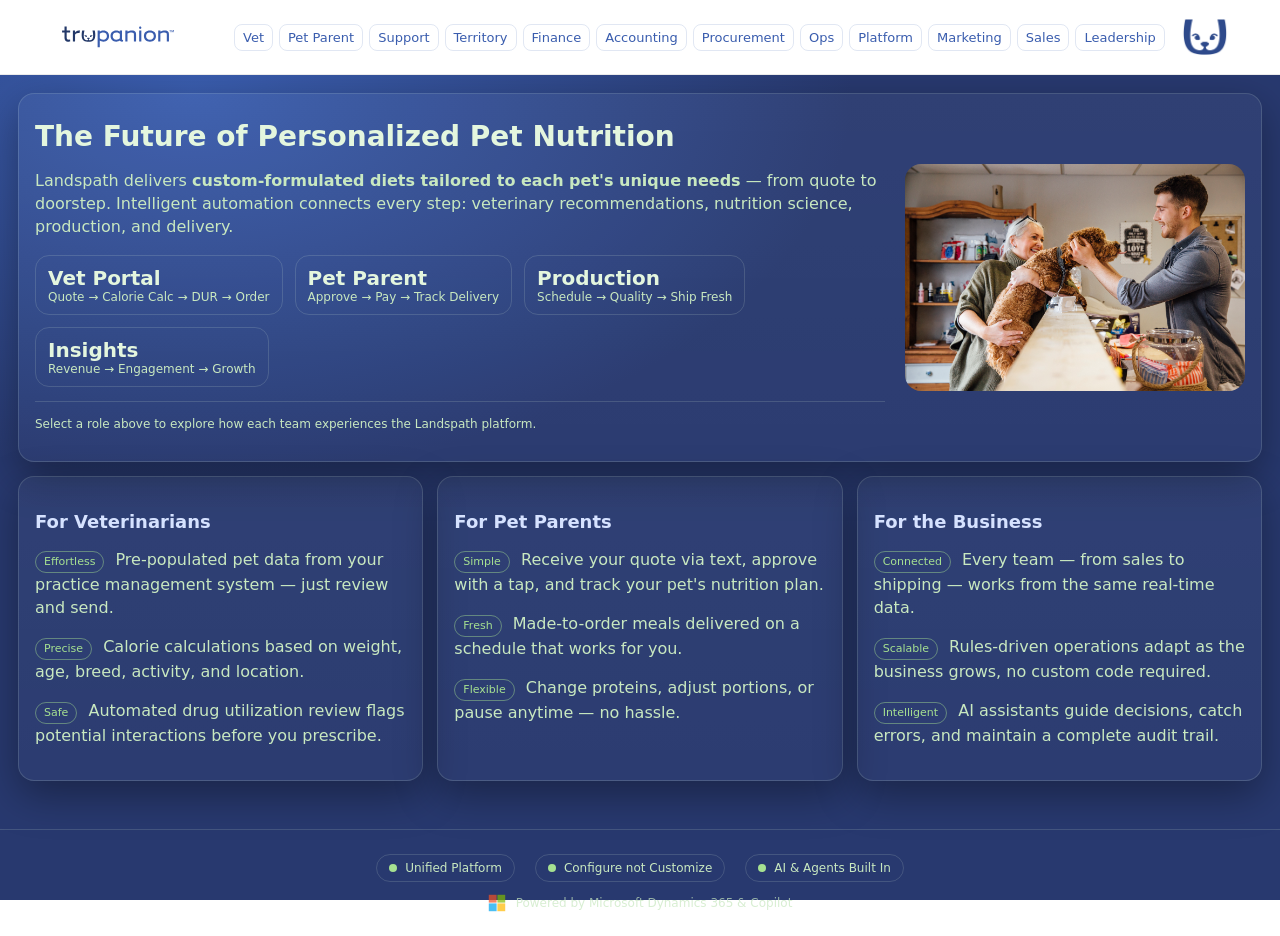
<file: index.html>
<!doctype html>
<html>
<head>
  <meta charset="utf-8"/>
  <meta name="viewport" content="width=device-width,initial-scale=1"/>
  <title>Trupanion Landspath — Personalized Pet Nutrition</title>
  <style>
:root{
  --bg:#28396F; --card:#1e2f5a; --ink:#E4F6DE; --muted:#c8e8c0;
  --accent:#A6E191; --accent2:#E4F6DE; --warn:#ffd166; --bad:#ff5c77;
  --brand:#3A5DAE; --brand-dark:#28396F;
  --line:rgba(228,246,222,.15);
  --shadow: 0 14px 40px rgba(0,0,0,.35);
  --radius:16px;
  --mono: ui-monospace, SFMono-Regular, Menlo, Consolas, 'Liberation Mono', monospace;
  --sans: ui-sans-serif, system-ui, -apple-system, Segoe UI, Roboto, Arial, 'Apple Color Emoji','Segoe UI Emoji';
}
*{box-sizing:border-box}
body{margin:0; font-family:var(--sans); color:var(--ink); background:radial-gradient(1200px 700px at 15% 10%, var(--brand) 0, var(--bg) 55%) fixed;}
a{color:var(--accent); text-decoration:none}
a:hover{text-decoration:underline}
header{position:sticky; top:0; z-index:10; background:#ffffff; border-bottom:1px solid rgba(0,0,0,.08); color:#28396F;}
header .small{color:#3A5DAE}
.wrap{max-width:1400px; margin:0 auto; padding:18px 18px}
.header-inner{display:flex; align-items:center; gap:16px; flex-wrap:nowrap}
.brand{display:flex; gap:14px; align-items:center; flex-shrink:0}
h1{margin:10px 0 6px; font-size:28px}
h2{margin:18px 0 10px; font-size:18px; color:#d6e2ff}
p{color:var(--muted); line-height:1.45}
.grid{display:grid; gap:14px}
@media(min-width:900px){ .grid.cols-3{grid-template-columns:1fr 1fr 1fr} .grid.cols-2{grid-template-columns:1fr 1fr} }
.card{background:linear-gradient(180deg, rgba(255,255,255,.04), rgba(255,255,255,.02)); border:1px solid var(--line); border-radius:var(--radius); box-shadow:var(--shadow); padding:16px;}
.row{display:flex; gap:12px; flex-wrap:wrap; align-items:center}
.kpi{padding:10px 12px; border:1px solid var(--line); border-radius:14px; min-width:160px}
.kpi .n{font-size:20px; font-weight:700}
.kpi .l{font-size:12px; color:var(--muted)}
.nav{display:flex; gap:6px; flex-wrap:nowrap; margin:0; align-items:center}
.nav a{padding:5px 8px; border:1px solid rgba(58,93,174,.15); border-radius:8px; color:#3A5DAE; font-size:13px; white-space:nowrap}
.nav a:hover{border-color:rgba(58,93,174,.4); text-decoration:none}
.hero-split{display:grid; gap:20px}
@media(min-width:900px){ .hero-split{grid-template-columns:1fr 340px} }
.hero-img{width:100%; border-radius:var(--radius); object-fit:cover; max-height:320px}
.ms-footer{display:flex; align-items:center; justify-content:center; gap:10px; padding:30px 18px 20px; color:var(--muted); font-size:12px}
hr{border:none; border-top:1px solid var(--line); margin:14px 0}
.small{font-size:12px; color:var(--muted)}
.tag{display:inline-block; font-size:11px; color:#A6E191; border:1px solid rgba(166,225,145,.45); padding:2px 8px; border-radius:999px; margin-right:6px}
  </style>
</head>
<body>
<header>
  <div class="wrap">
    <div class="header-inner">
      <div class="brand">
        <svg width="200" height="38" viewBox="0 0 720 212" xmlns="http://www.w3.org/2000/svg" xml:space="preserve" overflow="hidden"><g><path d="M442.32 6.38671C442.32 9.91919 439.462 12.779 435.938 12.779 432.413 12.779 429.55 9.91919 429.55 6.38671 429.55 2.86096 432.413 0 435.938 0 439.462 0 442.32 2.86096 442.32 6.38671ZM210.404 40.2706C214.138 35.9354 220.871 32.3413 229.681 32.3413 244.169 32.3413 250.15 41.1708 250.15 52.8288 250.15 64.3467 244.169 73.3151 229.681 73.3151 220.871 73.3151 213.541 69.4251 210.404 65.3903L210.404 40.2706ZM210.404 78.1074C214.594 80.7967 222.963 84.2328 230.428 84.2328 250.602 84.2328 262.255 71.5277 262.255 52.8284 262.255 34.1459 250.602 21.4262 230.428 21.4262 222.963 21.4262 215.78 23.9767 210.404 27.5641L210.404 21.489 198.303 21.498 198.303 115.629 210.404 115.629 210.404 78.1074ZM322.301 65.4289C318.566 69.764 311.844 73.3492 303.043 73.3492 288.549 73.3492 282.583 64.5276 282.583 52.8808 282.583 41.3731 288.549 32.4135 303.043 32.4135 311.844 32.4135 319.163 36.2947 322.301 40.3293L322.301 65.4289ZM334.391 69.6155 334.391 21.5138 322.154 21.5138C322.132 21.5003 322.154 23.3326 322.174 24.984L322.174 24.9851 322.174 24.9856 322.174 24.9858 322.174 24.9873C322.191 26.3425 322.207 27.5749 322.194 27.5643 317.977 24.8715 309.677 21.5027 302.287 21.5027 282.13 21.5027 270.481 34.1931 270.481 52.8802 270.481 71.556 282.13 84.2521 302.287 84.2521 309.46 84.2521 317.365 81.714 322.595 77.8217 323.787 81.714 328.121 84.2521 334.094 84.2521 336.151 84.2521 338.207 84.0066 340.215 83.5446L340.215 75.1446C336.481 75.1446 334.391 74.0907 334.391 69.6155ZM387.763 32.8537C380.001 32.8537 369.695 36.1407 364.925 38.8279L364.925 82.7613 352.824 82.7613 352.824 21.4984 364.925 21.4984 364.925 27.3291C371.186 24.4939 382.235 21.5029 388.805 21.5029 409.862 21.5029 412.848 32.7057 412.848 43.6159L412.848 82.7613 400.749 82.7613 400.749 44.6597C400.749 37.3368 398.964 32.8537 387.763 32.8537ZM468.732 52.8808C468.732 41.3731 474.696 32.4135 490.218 32.4135 505.745 32.4135 511.719 41.3731 511.719 52.8808 511.719 64.3896 505.745 73.3492 490.218 73.3492 474.696 73.3492 468.732 64.3896 468.732 52.8808ZM456.626 52.8802C456.626 71.5572 468.276 84.2521 490.218 84.2521 512.174 84.2521 523.806 71.5572 523.806 52.8802 523.806 34.1931 512.174 21.5027 490.218 21.5027 468.276 21.5027 456.626 34.1931 456.626 52.8802ZM571.252 32.8537C563.496 32.8537 553.188 36.1407 548.404 38.8279L548.404 82.7613 536.325 82.7613 536.325 21.4984 548.404 21.4984 548.404 27.3291C554.693 24.4939 565.736 21.5029 572.301 21.5029 593.351 21.5029 596.348 32.7057 596.348 43.6159L596.348 82.7613 584.25 82.7613 584.25 44.6597C584.25 37.3368 582.455 32.8537 571.252 32.8537ZM442.181 82.761 430.088 82.761 430.088 21.5027 442.181 21.5027 442.181 82.761ZM617.238 27.344 614.033 18.3833 610.455 18.3833 610.455 30.8933 612.768 30.8933 612.768 20.8014 616.253 30.8933 618.259 30.8933 621.701 20.8014 621.701 30.8933 624.001 30.8933 624.001 18.3833 620.415 18.3833 617.238 27.344ZM597.678 18.3833 597.678 20.4797 601.763 20.4797 601.763 30.8933 604.247 30.8933 604.247 20.4797 608.34 20.4797 608.34 18.3833 597.678 18.3833Z" fill="#3A5DAE" fill-rule="evenodd" transform="translate(48 48)"/><path d="M25.705 32.4137 25.705 59.2778C25.705 68.6914 27.6455 73.1813 39.1507 73.1813 40.5916 73.1813 42.7125 72.9458 45.0182 72.568L45.0182 83.3953C42.271 83.9244 39.7098 84.2439 37.6573 84.2439 17.0355 84.2439 13.5992 74.5187 13.5992 59.2778L13.5992 32.4137 0 32.4137 0 21.499 13.5992 21.499 13.5992 0.00594443 25.705 0.00146016 25.705 21.499 45.0126 21.499 45.0126 32.4137 25.705 32.4137ZM124.458 51.631C125.393 52.6332 127.14 50.8933 127.14 50.8933 128.524 49.5761 130.21 49.4797 130.21 49.4797 131.518 49.3743 132.537 49.6523 133.368 50.1276 133.344 50.1276 133.321 50.1262 133.298 50.1247 133.286 50.124 133.274 50.1233 133.262 50.1228 133.251 50.1224 133.241 50.1221 133.23 50.1221 130.953 50.1221 129.098 51.9617 129.098 54.2419 129.098 56.4325 131.422 58.2341 133.63 58.3787L133.63 58.4011C133.686 58.4078 133.738 58.4056 133.791 58.4033 133.805 58.4028 133.818 58.4022 133.832 58.4018 133.845 58.4014 133.859 58.4011 133.872 58.4011 133.883 58.4011 133.906 58.4112 133.913 58.4112 133.936 58.4112 133.956 58.4087 133.976 58.4061 133.995 58.4036 134.014 58.4011 134.037 58.4011 136.468 58.4157 137.443 57.9359 137.825 57.5962 137.937 57.5054 138.019 57.4236 138.019 57.4236 138.034 57.403 138.038 57.3826 138.042 57.3611L138.043 57.3538 138.045 57.3452 138.047 57.3372C138.066 57.3035 138.071 57.2789 138.071 57.2789L138.066 57.2789C139.24 53.5043 136.274 49.7577 136.274 49.7577 133.908 46.5661 130.497 46.8407 130.497 46.8407 128.639 46.9281 127.102 47.381 125.703 48.584 123.627 50.3866 124.458 51.631 124.458 51.631ZM156.2 57.3369 156.172 57.2786 156.186 57.2786C155.004 53.5029 157.978 49.7574 157.978 49.7574 160.343 46.5646 163.751 46.8393 163.751 46.8393 165.611 46.9267 167.151 47.3807 168.551 48.5837 170.623 50.3852 169.791 51.6307 169.791 51.6307 168.859 52.6318 167.113 50.8931 167.113 50.8931 165.731 49.5747 164.054 49.4794 164.054 49.4794 162.731 49.374 161.704 49.6509 160.881 50.1273 160.894 50.1273 160.908 50.1266 160.922 50.1257 160.931 50.1252 160.94 50.1245 160.948 50.1239L160.948 50.1239C160.971 50.1223 160.994 50.1207 161.014 50.1207 163.299 50.1207 165.143 51.9603 165.143 54.2406 165.143 56.4254 162.823 58.2327 160.62 58.3773 160.62 58.3863 160.632 58.4008 160.632 58.4008 160.562 58.4068 160.511 58.4048 160.457 58.4028 160.43 58.4018 160.402 58.4008 160.372 58.4008 160.37 58.4008 160.366 58.4018 160.361 58.4032L160.355 58.4053 160.346 58.4082C160.343 58.4091 160.34 58.4098 160.338 58.4098 160.33 58.4098 160.321 58.4094 160.312 58.4089 160.298 58.4079 160.284 58.4065 160.27 58.405 160.25 58.4028 160.231 58.4008 160.214 58.4008 157.782 58.4143 156.809 57.9344 156.427 57.5959 156.304 57.504 156.233 57.4222 156.233 57.4222 156.229 57.412 156.225 57.4015 156.222 57.391 156.216 57.3733 156.211 57.3551 156.2 57.3369ZM182.415 21.5916 169.722 21.5916C169.722 21.5916 183.698 74.9353 157.061 76.5687 148.55 77.081 148.771 70.5945 148.771 70.5945 148.771 70.5945 158.791 65.5542 152.217 62.4926 152.217 62.4926 149.76 61.5823 147.137 61.5823 144.501 61.5823 141.932 62.4926 141.932 62.4926 135.304 65.4634 145.38 70.5945 145.38 70.5945 145.38 70.5945 145.599 77.081 137.091 76.5687 110.446 74.9353 125.049 21.5916 125.049 21.5916L112.156 21.5916C112.156 21.5933 112.152 21.6079 112.146 21.6355L112.146 21.6355C111.752 23.3085 100.242 72.179 126.496 81.4756 131.22 83.1482 136.276 83.9274 140.457 84.2951 145.706 84.5159 151.359 84.424 156.315 84.0787 160.002 83.6404 164.17 82.8612 168.095 81.4756 194.478 72.131 182.704 22.8038 182.42 21.6134L182.415 21.5916ZM72.4155 21.274 72.4155 32.3524C78.3669 25.1182 92.7325 20.7561 98.8431 20.7561L98.8431 33.9039C94.3795 33.9039 87.3849 35.1159 81.4009 37.1135 80.7545 37.3591 72.6238 40.4577 72.4155 45.508L72.4155 82.7622 60.3209 82.7622 60.3209 21.2931 72.4155 21.274Z" fill="#233868" fill-rule="evenodd" transform="translate(48 48)"/></g></svg>
      </div>
      <div class="nav">
        <a href="app/vet.html">Vet</a>
        <a href="app/customer.html">Pet Parent</a>
        <a href="app/csr.html">Support</a>
        <a href="app/territory.html">Territory</a>
        <a href="app/finance.html">Finance</a>
        <a href="app/accounting.html">Accounting</a>
        <a href="app/procurement.html">Procurement</a>
        <a href="app/operations.html">Ops</a>
        <a href="app/erpdev.html">Platform</a>
        <a href="app/marketing.html">Marketing</a>
        <a href="app/sales.html">Sales</a>
        <a href="app/leadership.html">Leadership</a>
      </div>
      <img src="app/assets/logos/trup-dog-blue.png" alt="Trupanion" style="height:36px; flex-shrink:0"/>
    </div>
  </div>
</header>

<div class="wrap">
  <div class="card hero-split">
    <div>
      <h1>The Future of Personalized Pet Nutrition</h1>
      <p>
        Landspath delivers <b>custom-formulated diets tailored to each pet's unique needs</b> — from quote to doorstep.
        Intelligent automation connects every step: veterinary recommendations, nutrition science, production, and delivery.
      </p>
      <div class="row">
        <div class="kpi"><div class="n">Vet Portal</div><div class="l">Quote → Calorie Calc → DUR → Order</div></div>
        <div class="kpi"><div class="n">Pet Parent</div><div class="l">Approve → Pay → Track Delivery</div></div>
        <div class="kpi"><div class="n">Production</div><div class="l">Schedule → Quality → Ship Fresh</div></div>
        <div class="kpi"><div class="n">Insights</div><div class="l">Revenue → Engagement → Growth</div></div>
      </div>
      <hr/>
      <p class="small">
        Select a role above to explore how each team experiences the Landspath platform.
      </p>
    </div>
    <div style="display:flex;align-items:center">
      <img class="hero-img" src="Images/istock-639321736.jpg" alt="Happy pet"/>
    </div>
  </div>

  <div class="grid cols-3" style="margin-top:14px">
    <div class="card">
      <h2>For Veterinarians</h2>
      <p><span class="tag">Effortless</span> Pre-populated pet data from your practice management system — just review and send.</p>
      <p><span class="tag">Precise</span> Calorie calculations based on weight, age, breed, activity, and location.</p>
      <p><span class="tag">Safe</span> Automated drug utilization review flags potential interactions before you prescribe.</p>
    </div>
    <div class="card">
      <h2>For Pet Parents</h2>
      <p><span class="tag">Simple</span> Receive your quote via text, approve with a tap, and track your pet's nutrition plan.</p>
      <p><span class="tag">Fresh</span> Made-to-order meals delivered on a schedule that works for you.</p>
      <p><span class="tag">Flexible</span> Change proteins, adjust portions, or pause anytime — no hassle.</p>
    </div>
    <div class="card">
      <h2>For the Business</h2>
      <p><span class="tag">Connected</span> Every team — from sales to shipping — works from the same real-time data.</p>
      <p><span class="tag">Scalable</span> Rules-driven operations adapt as the business grows, no custom code required.</p>
      <p><span class="tag">Intelligent</span> AI assistants guide decisions, catch errors, and maintain a complete audit trail.</p>
    </div>
  </div>


</div>
<footer style="margin-top:30px; padding:24px 18px; border-top:1px solid rgba(228,246,222,.15)">
  <div style="display:flex; align-items:center; justify-content:center; gap:20px; flex-wrap:wrap; margin-bottom:12px">
    <span style="display:inline-flex; align-items:center; gap:8px; padding:6px 12px; border:1px solid rgba(228,246,222,.15); border-radius:999px; font-size:12px; color:#c8e8c0"><span style="width:8px;height:8px;border-radius:999px;background:#A6E191"></span>Unified Platform</span>
    <span style="display:inline-flex; align-items:center; gap:8px; padding:6px 12px; border:1px solid rgba(228,246,222,.15); border-radius:999px; font-size:12px; color:#c8e8c0"><span style="width:8px;height:8px;border-radius:999px;background:#A6E191"></span>Configure not Customize</span>
    <span style="display:inline-flex; align-items:center; gap:8px; padding:6px 12px; border:1px solid rgba(228,246,222,.15); border-radius:999px; font-size:12px; color:#c8e8c0"><span style="width:8px;height:8px;border-radius:999px;background:#A6E191"></span>AI &amp; Agents Built In</span>
  </div>
  <div style="display:flex; align-items:center; justify-content:center; gap:10px; opacity:.7">
    <svg xmlns="http://www.w3.org/2000/svg" width="18" height="18" viewBox="0 0 23 23"><path fill="#f25022" d="M1 1h10v10H1z"/><path fill="#00a4ef" d="M1 12h10v10H1z"/><path fill="#7fba00" d="M12 1h10v10H12z"/><path fill="#ffb900" d="M12 12h10v10H12z"/></svg>
    <span style="color:#c8e8c0; font-size:12px">Powered by Microsoft Dynamics 365 &amp; Copilot</span>
  </div>
</footer>
</body>
</html>
</file>
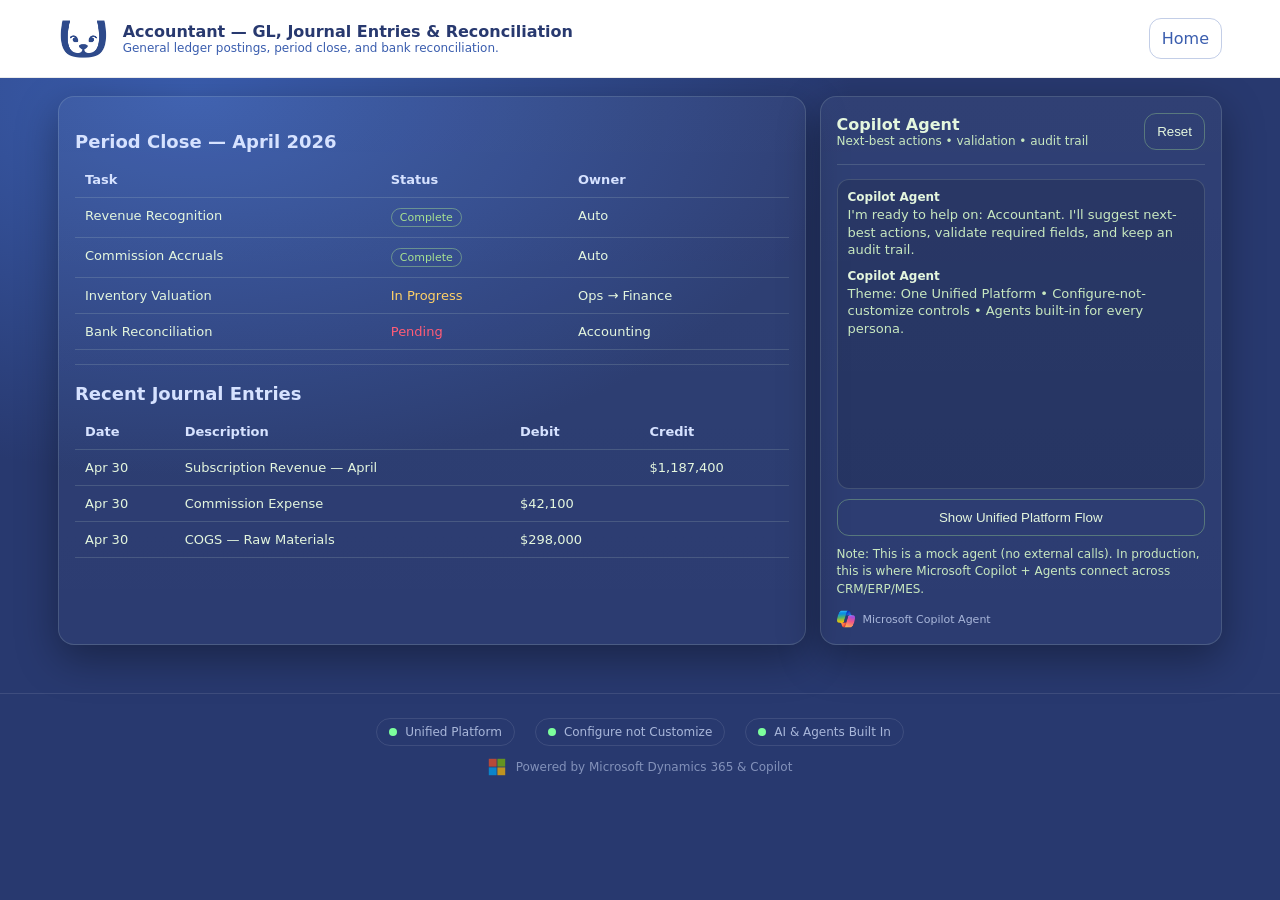
<file: app/accounting.html>
<!doctype html>
<html>
<head>
  <meta charset="utf-8"/>
  <meta name="viewport" content="width=device-width,initial-scale=1"/>
  <title>Accountant — GL, Journal Entries & Reconciliation</title>
  <link rel="stylesheet" href="assets/style.css"/>
</head>
<body>
<header>
  <div class="wrap">
    <div class="row" style="justify-content:space-between">
      <div class="brand">
        <img src="assets/logos/trup-dog-blue.png" alt="Trupanion" style="height:38px"/>
        <div>
          <div style="font-weight:800">Accountant — GL, Journal Entries & Reconciliation</div>
          <div class="small">General ledger postings, period close, and bank reconciliation.</div>
        </div>
      </div>
      <div class="row">
        <a class="btn secondary" href="../index.html">Home</a>
      </div>
    </div>
  </div>
</header>

<div class="wrap split">
  <div class="card">
    <h2>Period Close — April 2026</h2>
    <table class="table">
      <tr><th>Task</th><th>Status</th><th>Owner</th></tr>
      <tr><td>Revenue Recognition</td><td><span class="tag">Complete</span></td><td>Auto</td></tr>
      <tr><td>Commission Accruals</td><td><span class="tag">Complete</span></td><td>Auto</td></tr>
      <tr><td>Inventory Valuation</td><td><span class="warn">In Progress</span></td><td>Ops → Finance</td></tr>
      <tr><td>Bank Reconciliation</td><td><span class="bad">Pending</span></td><td>Accounting</td></tr>
    </table>
    <hr/>
    <h2>Recent Journal Entries</h2>
    <table class="table">
      <tr><th>Date</th><th>Description</th><th>Debit</th><th>Credit</th></tr>
      <tr><td>Apr 30</td><td>Subscription Revenue — April</td><td></td><td>$1,187,400</td></tr>
      <tr><td>Apr 30</td><td>Commission Expense</td><td>$42,100</td><td></td></tr>
      <tr><td>Apr 30</td><td>COGS — Raw Materials</td><td>$298,000</td><td></td></tr>
    </table>
  </div>

  <div class="card agent">
    <div class="head">
      <div>
        <div style="font-weight:800">Copilot Agent</div>
        <div class="small">Next-best actions • validation • audit trail</div>
      </div>
      <button class="btn secondary" onclick="document.getElementById('agentLog').innerHTML=''; Agent.seedAgent('Accountant');">Reset</button>
    </div>
    <hr/>
    <div id="agentLog" class="log"></div>
    <div class="actions">
      <button class="btn secondary" onclick="Agent.act('arch_unified')">Show Unified Platform Flow</button>
    </div>
    <p class="small" style="margin-top:10px">
      Note: This is a mock agent (no external calls). In production, this is where Microsoft Copilot + Agents connect across CRM/ERP/MES.
    </p>
      <div style="display:flex; align-items:center; gap:8px; margin-top:8px">
        <img src="assets/logos/microsoft-copilot.png" alt="Copilot" style="height:18px"/>
        <span style="font-size:11px; color:#a9b7da">Microsoft Copilot Agent</span>
      </div>
    
  </div>
</div>

<script src="assets/agent.js"></script>
<script>Agent.seedAgent('Accountant');</script>


<footer style="margin-top:30px; padding:24px 18px; border-top:1px solid rgba(255,255,255,.1)">
  <div style="display:flex; align-items:center; justify-content:center; gap:20px; flex-wrap:wrap; margin-bottom:12px">
    <span style="display:inline-flex; align-items:center; gap:8px; padding:6px 12px; border:1px solid rgba(255,255,255,.1); border-radius:999px; font-size:12px; color:#a9b7da"><span style="width:8px;height:8px;border-radius:999px;background:#7cff9c"></span>Unified Platform</span>
    <span style="display:inline-flex; align-items:center; gap:8px; padding:6px 12px; border:1px solid rgba(255,255,255,.1); border-radius:999px; font-size:12px; color:#a9b7da"><span style="width:8px;height:8px;border-radius:999px;background:#7cff9c"></span>Configure not Customize</span>
    <span style="display:inline-flex; align-items:center; gap:8px; padding:6px 12px; border:1px solid rgba(255,255,255,.1); border-radius:999px; font-size:12px; color:#a9b7da"><span style="width:8px;height:8px;border-radius:999px;background:#7cff9c"></span>AI &amp; Agents Built In</span>
  </div>
  <div style="display:flex; align-items:center; justify-content:center; gap:10px; opacity:.7">
    <svg xmlns="http://www.w3.org/2000/svg" width="18" height="18" viewBox="0 0 23 23"><path fill="#f25022" d="M1 1h10v10H1z"/><path fill="#00a4ef" d="M1 12h10v10H1z"/><path fill="#7fba00" d="M12 1h10v10H12z"/><path fill="#ffb900" d="M12 12h10v10H12z"/></svg>
    <span style="color:#a9b7da; font-size:12px">Powered by Microsoft Dynamics 365 &amp; Copilot</span>
  </div>
</footer>
</body>
</html>
</file>
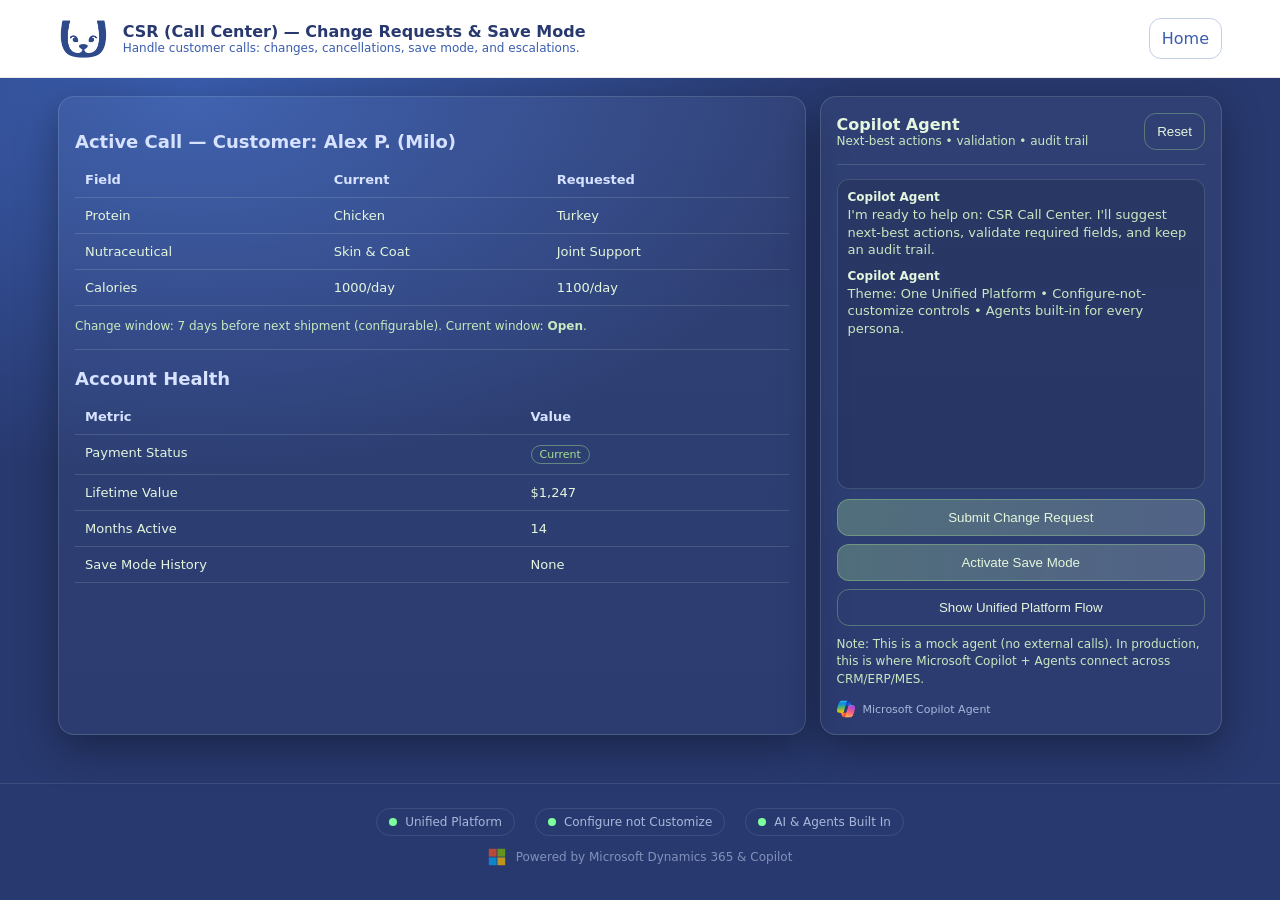
<file: app/csr.html>
<!doctype html>
<html>
<head>
  <meta charset="utf-8"/>
  <meta name="viewport" content="width=device-width,initial-scale=1"/>
  <title>CSR (Call Center) — Change Requests & Save Mode</title>
  <link rel="stylesheet" href="assets/style.css"/>
</head>
<body>
<header>
  <div class="wrap">
    <div class="row" style="justify-content:space-between">
      <div class="brand">
        <img src="assets/logos/trup-dog-blue.png" alt="Trupanion" style="height:38px"/>
        <div>
          <div style="font-weight:800">CSR (Call Center) — Change Requests & Save Mode</div>
          <div class="small">Handle customer calls: changes, cancellations, save mode, and escalations.</div>
        </div>
      </div>
      <div class="row">
        <a class="btn secondary" href="../index.html">Home</a>
      </div>
    </div>
  </div>
</header>

<div class="wrap split">
  <div class="card">
    <h2>Active Call — Customer: Alex P. (Milo)</h2>
    <table class="table">
      <tr><th>Field</th><th>Current</th><th>Requested</th></tr>
      <tr><td>Protein</td><td>Chicken</td><td>Turkey</td></tr>
      <tr><td>Nutraceutical</td><td>Skin & Coat</td><td>Joint Support</td></tr>
      <tr><td>Calories</td><td>1000/day</td><td>1100/day</td></tr>
    </table>
    <p class="small">Change window: 7 days before next shipment (configurable). Current window: <b>Open</b>.</p>
    <hr/>
    <h2>Account Health</h2>
    <table class="table">
      <tr><th>Metric</th><th>Value</th></tr>
      <tr><td>Payment Status</td><td><span class="tag">Current</span></td></tr>
      <tr><td>Lifetime Value</td><td>$1,247</td></tr>
      <tr><td>Months Active</td><td>14</td></tr>
      <tr><td>Save Mode History</td><td>None</td></tr>
    </table>
  </div>

  <div class="card agent">
    <div class="head">
      <div>
        <div style="font-weight:800">Copilot Agent</div>
        <div class="small">Next-best actions • validation • audit trail</div>
      </div>
      <button class="btn secondary" onclick="document.getElementById('agentLog').innerHTML=''; Agent.seedAgent('CSR Call Center');">Reset</button>
    </div>
    <hr/>
    <div id="agentLog" class="log"></div>
    <div class="actions">
      <button class="btn" onclick="Agent.act('csr_change')">Submit Change Request</button>
      <button class="btn" onclick="Agent.act('csr_save_mode')">Activate Save Mode</button>
      <button class="btn secondary" onclick="Agent.act('arch_unified')">Show Unified Platform Flow</button>
    </div>
    <p class="small" style="margin-top:10px">
      Note: This is a mock agent (no external calls). In production, this is where Microsoft Copilot + Agents connect across CRM/ERP/MES.
    </p>
      <div style="display:flex; align-items:center; gap:8px; margin-top:8px">
        <img src="assets/logos/microsoft-copilot.png" alt="Copilot" style="height:18px"/>
        <span style="font-size:11px; color:#a9b7da">Microsoft Copilot Agent</span>
      </div>
    
  </div>
</div>

<script src="assets/agent.js"></script>
<script>Agent.seedAgent('CSR Call Center');</script>


<footer style="margin-top:30px; padding:24px 18px; border-top:1px solid rgba(255,255,255,.1)">
  <div style="display:flex; align-items:center; justify-content:center; gap:20px; flex-wrap:wrap; margin-bottom:12px">
    <span style="display:inline-flex; align-items:center; gap:8px; padding:6px 12px; border:1px solid rgba(255,255,255,.1); border-radius:999px; font-size:12px; color:#a9b7da"><span style="width:8px;height:8px;border-radius:999px;background:#7cff9c"></span>Unified Platform</span>
    <span style="display:inline-flex; align-items:center; gap:8px; padding:6px 12px; border:1px solid rgba(255,255,255,.1); border-radius:999px; font-size:12px; color:#a9b7da"><span style="width:8px;height:8px;border-radius:999px;background:#7cff9c"></span>Configure not Customize</span>
    <span style="display:inline-flex; align-items:center; gap:8px; padding:6px 12px; border:1px solid rgba(255,255,255,.1); border-radius:999px; font-size:12px; color:#a9b7da"><span style="width:8px;height:8px;border-radius:999px;background:#7cff9c"></span>AI &amp; Agents Built In</span>
  </div>
  <div style="display:flex; align-items:center; justify-content:center; gap:10px; opacity:.7">
    <svg xmlns="http://www.w3.org/2000/svg" width="18" height="18" viewBox="0 0 23 23"><path fill="#f25022" d="M1 1h10v10H1z"/><path fill="#00a4ef" d="M1 12h10v10H1z"/><path fill="#7fba00" d="M12 1h10v10H12z"/><path fill="#ffb900" d="M12 12h10v10H12z"/></svg>
    <span style="color:#a9b7da; font-size:12px">Powered by Microsoft Dynamics 365 &amp; Copilot</span>
  </div>
</footer>
</body>
</html>
</file>
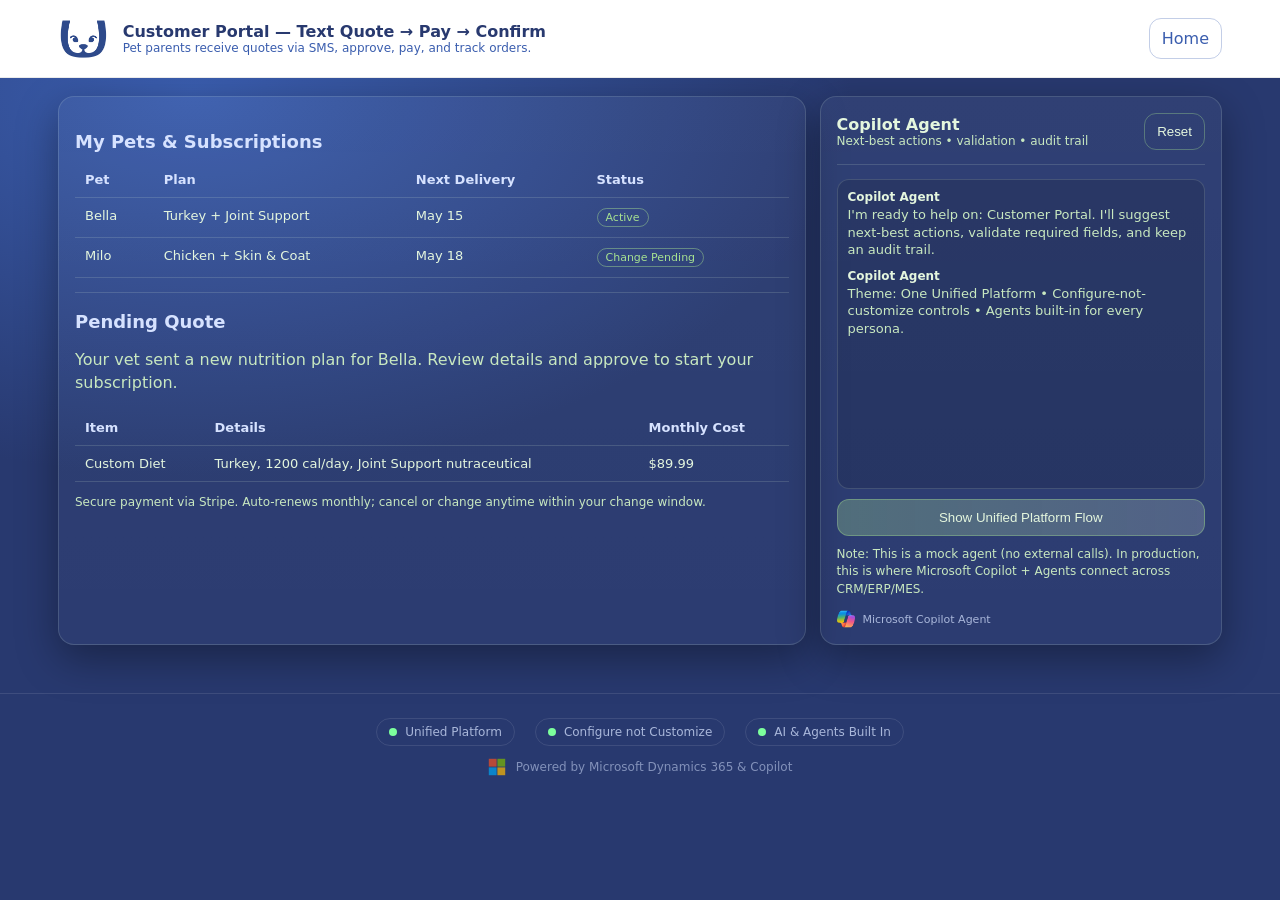
<file: app/customer.html>
<!doctype html>
<html>
<head>
  <meta charset="utf-8"/>
  <meta name="viewport" content="width=device-width,initial-scale=1"/>
  <title>Customer Portal — Text Quote → Pay → Confirm</title>
  <link rel="stylesheet" href="assets/style.css"/>
</head>
<body>
<header>
  <div class="wrap">
    <div class="row" style="justify-content:space-between">
      <div class="brand">
        <img src="assets/logos/trup-dog-blue.png" alt="Trupanion" style="height:38px"/>
        <div>
          <div style="font-weight:800">Customer Portal — Text Quote → Pay → Confirm</div>
          <div class="small">Pet parents receive quotes via SMS, approve, pay, and track orders.</div>
        </div>
      </div>
      <div class="row">
        <a class="btn secondary" href="../index.html">Home</a>
      </div>
    </div>
  </div>
</header>

<div class="wrap split">
  <div class="card">
    <h2>My Pets & Subscriptions</h2>
    <table class="table">
      <tr><th>Pet</th><th>Plan</th><th>Next Delivery</th><th>Status</th></tr>
      <tr><td>Bella</td><td>Turkey + Joint Support</td><td>May 15</td><td><span class="tag">Active</span></td></tr>
      <tr><td>Milo</td><td>Chicken + Skin & Coat</td><td>May 18</td><td><span class="tag">Change Pending</span></td></tr>
    </table>
    <hr/>
    <h2>Pending Quote</h2>
    <p>Your vet sent a new nutrition plan for Bella. Review details and approve to start your subscription.</p>
    <table class="table">
      <tr><th>Item</th><th>Details</th><th>Monthly Cost</th></tr>
      <tr><td>Custom Diet</td><td>Turkey, 1200 cal/day, Joint Support nutraceutical</td><td>$89.99</td></tr>
    </table>
    <p class="small">Secure payment via Stripe. Auto-renews monthly; cancel or change anytime within your change window.</p>
  </div>

  <div class="card agent">
    <div class="head">
      <div>
        <div style="font-weight:800">Copilot Agent</div>
        <div class="small">Next-best actions • validation • audit trail</div>
      </div>
      <button class="btn secondary" onclick="document.getElementById('agentLog').innerHTML=''; Agent.seedAgent('Customer Portal');">Reset</button>
    </div>
    <hr/>
    <div id="agentLog" class="log"></div>
    <div class="actions">
      <button class="btn" onclick="Agent.act('arch_unified')">Show Unified Platform Flow</button>
    </div>
    <p class="small" style="margin-top:10px">
      Note: This is a mock agent (no external calls). In production, this is where Microsoft Copilot + Agents connect across CRM/ERP/MES.
    </p>
      <div style="display:flex; align-items:center; gap:8px; margin-top:8px">
        <img src="assets/logos/microsoft-copilot.png" alt="Copilot" style="height:18px"/>
        <span style="font-size:11px; color:#a9b7da">Microsoft Copilot Agent</span>
      </div>
    
  </div>
</div>

<script src="assets/agent.js"></script>
<script>Agent.seedAgent('Customer Portal');</script>


<footer style="margin-top:30px; padding:24px 18px; border-top:1px solid rgba(255,255,255,.1)">
  <div style="display:flex; align-items:center; justify-content:center; gap:20px; flex-wrap:wrap; margin-bottom:12px">
    <span style="display:inline-flex; align-items:center; gap:8px; padding:6px 12px; border:1px solid rgba(255,255,255,.1); border-radius:999px; font-size:12px; color:#a9b7da"><span style="width:8px;height:8px;border-radius:999px;background:#7cff9c"></span>Unified Platform</span>
    <span style="display:inline-flex; align-items:center; gap:8px; padding:6px 12px; border:1px solid rgba(255,255,255,.1); border-radius:999px; font-size:12px; color:#a9b7da"><span style="width:8px;height:8px;border-radius:999px;background:#7cff9c"></span>Configure not Customize</span>
    <span style="display:inline-flex; align-items:center; gap:8px; padding:6px 12px; border:1px solid rgba(255,255,255,.1); border-radius:999px; font-size:12px; color:#a9b7da"><span style="width:8px;height:8px;border-radius:999px;background:#7cff9c"></span>AI &amp; Agents Built In</span>
  </div>
  <div style="display:flex; align-items:center; justify-content:center; gap:10px; opacity:.7">
    <svg xmlns="http://www.w3.org/2000/svg" width="18" height="18" viewBox="0 0 23 23"><path fill="#f25022" d="M1 1h10v10H1z"/><path fill="#00a4ef" d="M1 12h10v10H1z"/><path fill="#7fba00" d="M12 1h10v10H12z"/><path fill="#ffb900" d="M12 12h10v10H12z"/></svg>
    <span style="color:#a9b7da; font-size:12px">Powered by Microsoft Dynamics 365 &amp; Copilot</span>
  </div>
</footer>
</body>
</html>
</file>
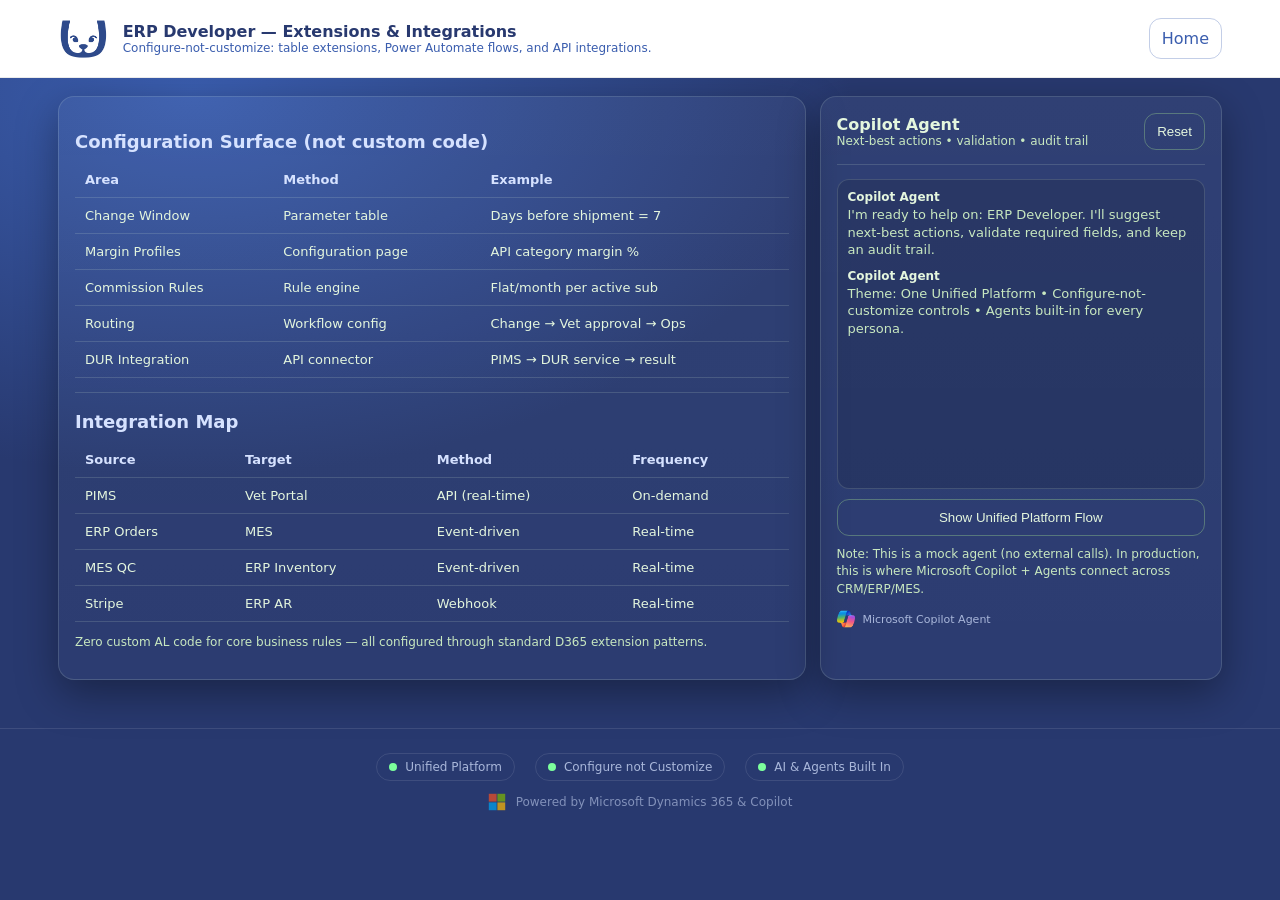
<file: app/erpdev.html>
<!doctype html>
<html>
<head>
  <meta charset="utf-8"/>
  <meta name="viewport" content="width=device-width,initial-scale=1"/>
  <title>ERP Developer — Extensions & Integrations</title>
  <link rel="stylesheet" href="assets/style.css"/>
</head>
<body>
<header>
  <div class="wrap">
    <div class="row" style="justify-content:space-between">
      <div class="brand">
        <img src="assets/logos/trup-dog-blue.png" alt="Trupanion" style="height:38px"/>
        <div>
          <div style="font-weight:800">ERP Developer — Extensions & Integrations</div>
          <div class="small">Configure-not-customize: table extensions, Power Automate flows, and API integrations.</div>
        </div>
      </div>
      <div class="row">
        <a class="btn secondary" href="../index.html">Home</a>
      </div>
    </div>
  </div>
</header>

<div class="wrap split">
  <div class="card">
    <h2>Configuration Surface (not custom code)</h2>
    <table class="table">
      <tr><th>Area</th><th>Method</th><th>Example</th></tr>
      <tr><td>Change Window</td><td>Parameter table</td><td>Days before shipment = 7</td></tr>
      <tr><td>Margin Profiles</td><td>Configuration page</td><td>API category margin %</td></tr>
      <tr><td>Commission Rules</td><td>Rule engine</td><td>Flat/month per active sub</td></tr>
      <tr><td>Routing</td><td>Workflow config</td><td>Change → Vet approval → Ops</td></tr>
      <tr><td>DUR Integration</td><td>API connector</td><td>PIMS → DUR service → result</td></tr>
    </table>
    <hr/>
    <h2>Integration Map</h2>
    <table class="table">
      <tr><th>Source</th><th>Target</th><th>Method</th><th>Frequency</th></tr>
      <tr><td>PIMS</td><td>Vet Portal</td><td>API (real-time)</td><td>On-demand</td></tr>
      <tr><td>ERP Orders</td><td>MES</td><td>Event-driven</td><td>Real-time</td></tr>
      <tr><td>MES QC</td><td>ERP Inventory</td><td>Event-driven</td><td>Real-time</td></tr>
      <tr><td>Stripe</td><td>ERP AR</td><td>Webhook</td><td>Real-time</td></tr>
    </table>
    <p class="small">Zero custom AL code for core business rules — all configured through standard D365 extension patterns.</p>
  </div>

  <div class="card agent">
    <div class="head">
      <div>
        <div style="font-weight:800">Copilot Agent</div>
        <div class="small">Next-best actions • validation • audit trail</div>
      </div>
      <button class="btn secondary" onclick="document.getElementById('agentLog').innerHTML=''; Agent.seedAgent('ERP Developer');">Reset</button>
    </div>
    <hr/>
    <div id="agentLog" class="log"></div>
    <div class="actions">
      <button class="btn secondary" onclick="Agent.act('arch_unified')">Show Unified Platform Flow</button>
    </div>
    <p class="small" style="margin-top:10px">
      Note: This is a mock agent (no external calls). In production, this is where Microsoft Copilot + Agents connect across CRM/ERP/MES.
    </p>
      <div style="display:flex; align-items:center; gap:8px; margin-top:8px">
        <img src="assets/logos/microsoft-copilot.png" alt="Copilot" style="height:18px"/>
        <span style="font-size:11px; color:#a9b7da">Microsoft Copilot Agent</span>
      </div>
    
  </div>
</div>

<script src="assets/agent.js"></script>
<script>Agent.seedAgent('ERP Developer');</script>


<footer style="margin-top:30px; padding:24px 18px; border-top:1px solid rgba(255,255,255,.1)">
  <div style="display:flex; align-items:center; justify-content:center; gap:20px; flex-wrap:wrap; margin-bottom:12px">
    <span style="display:inline-flex; align-items:center; gap:8px; padding:6px 12px; border:1px solid rgba(255,255,255,.1); border-radius:999px; font-size:12px; color:#a9b7da"><span style="width:8px;height:8px;border-radius:999px;background:#7cff9c"></span>Unified Platform</span>
    <span style="display:inline-flex; align-items:center; gap:8px; padding:6px 12px; border:1px solid rgba(255,255,255,.1); border-radius:999px; font-size:12px; color:#a9b7da"><span style="width:8px;height:8px;border-radius:999px;background:#7cff9c"></span>Configure not Customize</span>
    <span style="display:inline-flex; align-items:center; gap:8px; padding:6px 12px; border:1px solid rgba(255,255,255,.1); border-radius:999px; font-size:12px; color:#a9b7da"><span style="width:8px;height:8px;border-radius:999px;background:#7cff9c"></span>AI &amp; Agents Built In</span>
  </div>
  <div style="display:flex; align-items:center; justify-content:center; gap:10px; opacity:.7">
    <svg xmlns="http://www.w3.org/2000/svg" width="18" height="18" viewBox="0 0 23 23"><path fill="#f25022" d="M1 1h10v10H1z"/><path fill="#00a4ef" d="M1 12h10v10H1z"/><path fill="#7fba00" d="M12 1h10v10H12z"/><path fill="#ffb900" d="M12 12h10v10H12z"/></svg>
    <span style="color:#a9b7da; font-size:12px">Powered by Microsoft Dynamics 365 &amp; Copilot</span>
  </div>
</footer>
</body>
</html>
</file>
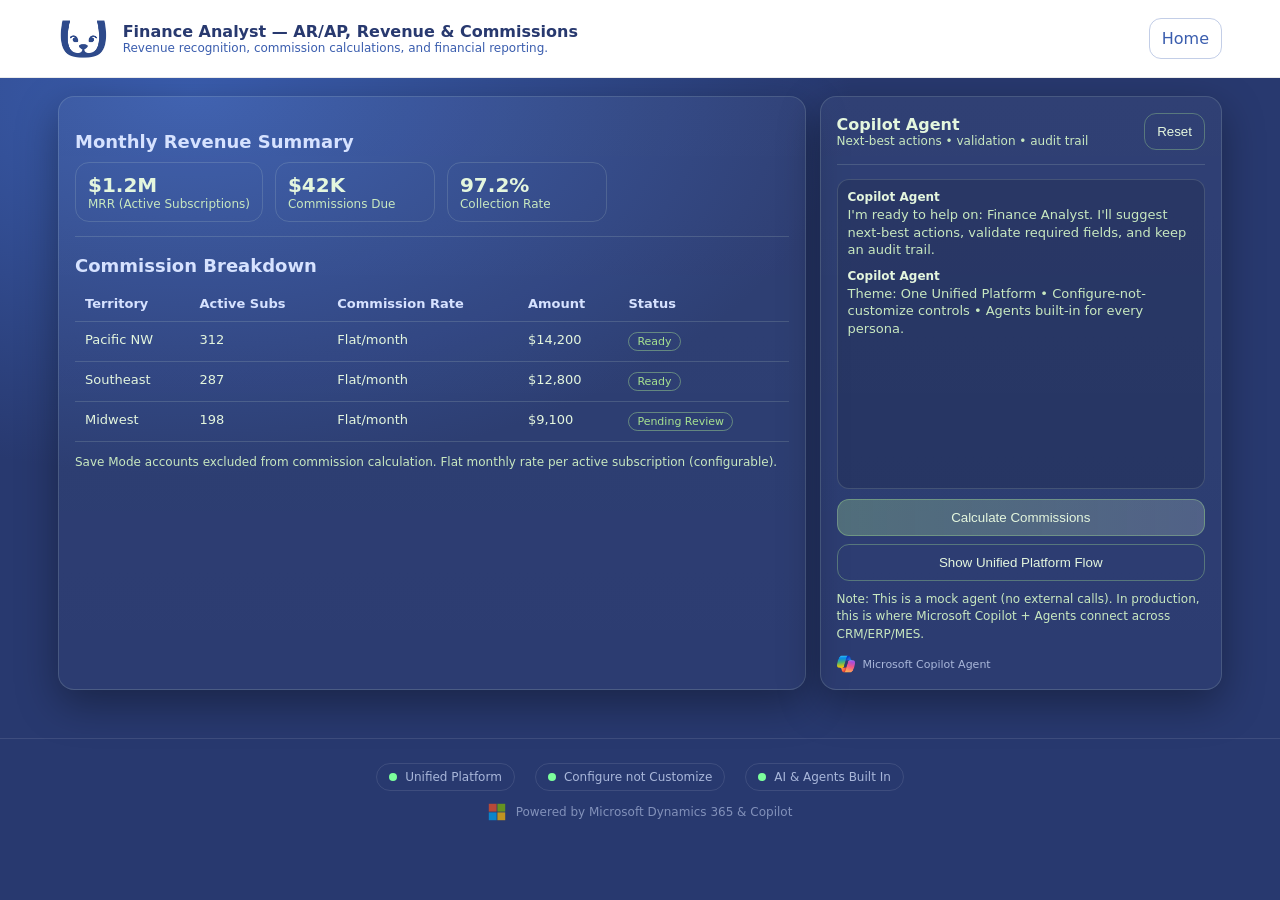
<file: app/finance.html>
<!doctype html>
<html>
<head>
  <meta charset="utf-8"/>
  <meta name="viewport" content="width=device-width,initial-scale=1"/>
  <title>Finance Analyst — AR/AP, Revenue & Commissions</title>
  <link rel="stylesheet" href="assets/style.css"/>
</head>
<body>
<header>
  <div class="wrap">
    <div class="row" style="justify-content:space-between">
      <div class="brand">
        <img src="assets/logos/trup-dog-blue.png" alt="Trupanion" style="height:38px"/>
        <div>
          <div style="font-weight:800">Finance Analyst — AR/AP, Revenue & Commissions</div>
          <div class="small">Revenue recognition, commission calculations, and financial reporting.</div>
        </div>
      </div>
      <div class="row">
        <a class="btn secondary" href="../index.html">Home</a>
      </div>
    </div>
  </div>
</header>

<div class="wrap split">
  <div class="card">
    <h2>Monthly Revenue Summary</h2>
    <div class="row">
      <div class="kpi"><div class="n">$1.2M</div><div class="l">MRR (Active Subscriptions)</div></div>
      <div class="kpi"><div class="n">$42K</div><div class="l">Commissions Due</div></div>
      <div class="kpi"><div class="n">97.2%</div><div class="l">Collection Rate</div></div>
    </div>
    <hr/>
    <h2>Commission Breakdown</h2>
    <table class="table">
      <tr><th>Territory</th><th>Active Subs</th><th>Commission Rate</th><th>Amount</th><th>Status</th></tr>
      <tr><td>Pacific NW</td><td>312</td><td>Flat/month</td><td>$14,200</td><td><span class="tag">Ready</span></td></tr>
      <tr><td>Southeast</td><td>287</td><td>Flat/month</td><td>$12,800</td><td><span class="tag">Ready</span></td></tr>
      <tr><td>Midwest</td><td>198</td><td>Flat/month</td><td>$9,100</td><td><span class="tag">Pending Review</span></td></tr>
    </table>
    <p class="small">Save Mode accounts excluded from commission calculation. Flat monthly rate per active subscription (configurable).</p>
  </div>

  <div class="card agent">
    <div class="head">
      <div>
        <div style="font-weight:800">Copilot Agent</div>
        <div class="small">Next-best actions • validation • audit trail</div>
      </div>
      <button class="btn secondary" onclick="document.getElementById('agentLog').innerHTML=''; Agent.seedAgent('Finance Analyst');">Reset</button>
    </div>
    <hr/>
    <div id="agentLog" class="log"></div>
    <div class="actions">
      <button class="btn" onclick="Agent.act('fin_commissions')">Calculate Commissions</button>
      <button class="btn secondary" onclick="Agent.act('arch_unified')">Show Unified Platform Flow</button>
    </div>
    <p class="small" style="margin-top:10px">
      Note: This is a mock agent (no external calls). In production, this is where Microsoft Copilot + Agents connect across CRM/ERP/MES.
    </p>
      <div style="display:flex; align-items:center; gap:8px; margin-top:8px">
        <img src="assets/logos/microsoft-copilot.png" alt="Copilot" style="height:18px"/>
        <span style="font-size:11px; color:#a9b7da">Microsoft Copilot Agent</span>
      </div>
    
  </div>
</div>

<script src="assets/agent.js"></script>
<script>Agent.seedAgent('Finance Analyst');</script>


<footer style="margin-top:30px; padding:24px 18px; border-top:1px solid rgba(255,255,255,.1)">
  <div style="display:flex; align-items:center; justify-content:center; gap:20px; flex-wrap:wrap; margin-bottom:12px">
    <span style="display:inline-flex; align-items:center; gap:8px; padding:6px 12px; border:1px solid rgba(255,255,255,.1); border-radius:999px; font-size:12px; color:#a9b7da"><span style="width:8px;height:8px;border-radius:999px;background:#7cff9c"></span>Unified Platform</span>
    <span style="display:inline-flex; align-items:center; gap:8px; padding:6px 12px; border:1px solid rgba(255,255,255,.1); border-radius:999px; font-size:12px; color:#a9b7da"><span style="width:8px;height:8px;border-radius:999px;background:#7cff9c"></span>Configure not Customize</span>
    <span style="display:inline-flex; align-items:center; gap:8px; padding:6px 12px; border:1px solid rgba(255,255,255,.1); border-radius:999px; font-size:12px; color:#a9b7da"><span style="width:8px;height:8px;border-radius:999px;background:#7cff9c"></span>AI &amp; Agents Built In</span>
  </div>
  <div style="display:flex; align-items:center; justify-content:center; gap:10px; opacity:.7">
    <svg xmlns="http://www.w3.org/2000/svg" width="18" height="18" viewBox="0 0 23 23"><path fill="#f25022" d="M1 1h10v10H1z"/><path fill="#00a4ef" d="M1 12h10v10H1z"/><path fill="#7fba00" d="M12 1h10v10H12z"/><path fill="#ffb900" d="M12 12h10v10H12z"/></svg>
    <span style="color:#a9b7da; font-size:12px">Powered by Microsoft Dynamics 365 &amp; Copilot</span>
  </div>
</footer>
</body>
</html>
</file>
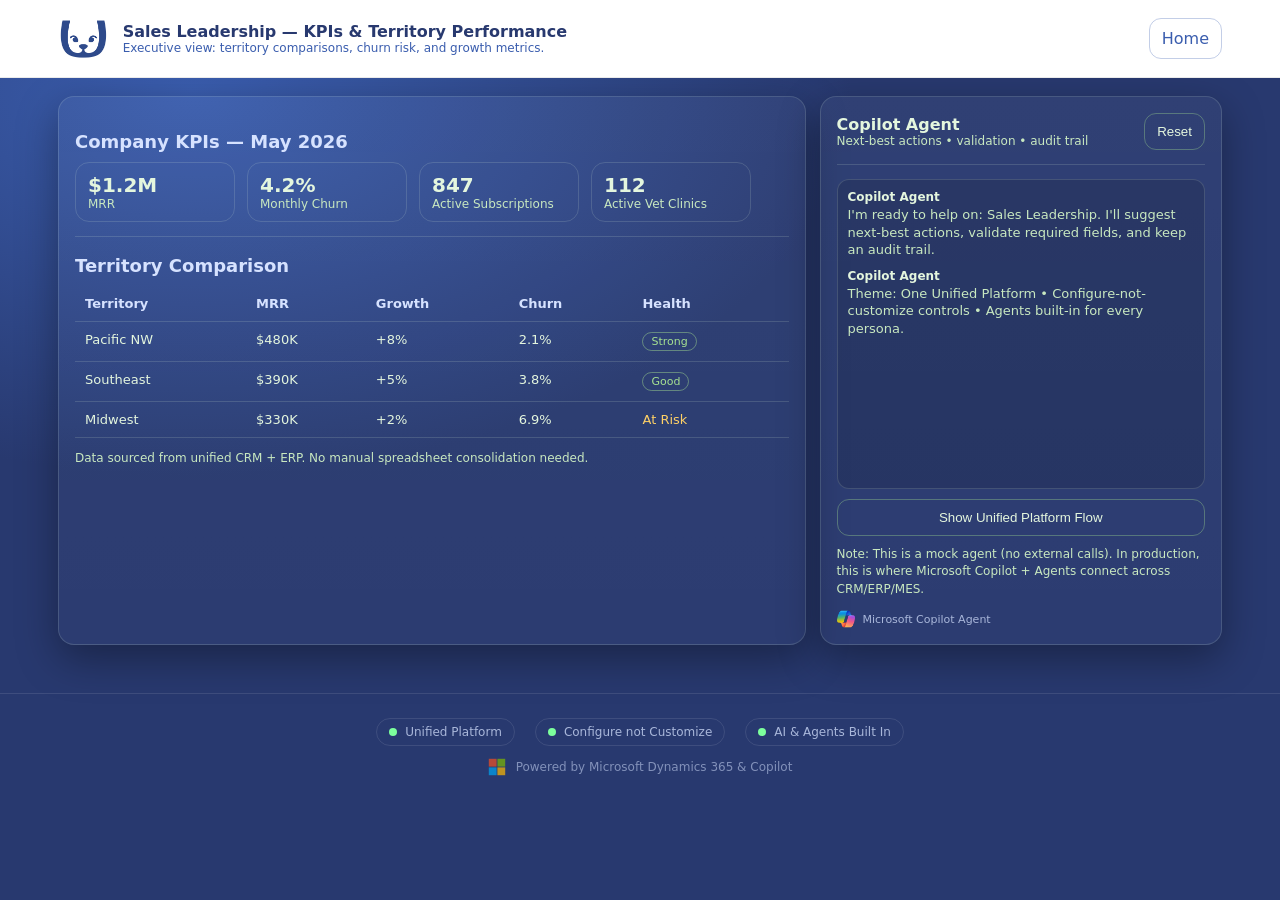
<file: app/leadership.html>
<!doctype html>
<html>
<head>
  <meta charset="utf-8"/>
  <meta name="viewport" content="width=device-width,initial-scale=1"/>
  <title>Sales Leadership — KPIs & Territory Performance</title>
  <link rel="stylesheet" href="assets/style.css"/>
</head>
<body>
<header>
  <div class="wrap">
    <div class="row" style="justify-content:space-between">
      <div class="brand">
        <img src="assets/logos/trup-dog-blue.png" alt="Trupanion" style="height:38px"/>
        <div>
          <div style="font-weight:800">Sales Leadership — KPIs & Territory Performance</div>
          <div class="small">Executive view: territory comparisons, churn risk, and growth metrics.</div>
        </div>
      </div>
      <div class="row">
        <a class="btn secondary" href="../index.html">Home</a>
      </div>
    </div>
  </div>
</header>

<div class="wrap split">
  <div class="card">
    <h2>Company KPIs — May 2026</h2>
    <div class="row">
      <div class="kpi"><div class="n">$1.2M</div><div class="l">MRR</div></div>
      <div class="kpi"><div class="n">4.2%</div><div class="l">Monthly Churn</div></div>
      <div class="kpi"><div class="n">847</div><div class="l">Active Subscriptions</div></div>
      <div class="kpi"><div class="n">112</div><div class="l">Active Vet Clinics</div></div>
    </div>
    <hr/>
    <h2>Territory Comparison</h2>
    <table class="table">
      <tr><th>Territory</th><th>MRR</th><th>Growth</th><th>Churn</th><th>Health</th></tr>
      <tr><td>Pacific NW</td><td>$480K</td><td>+8%</td><td>2.1%</td><td><span class="tag">Strong</span></td></tr>
      <tr><td>Southeast</td><td>$390K</td><td>+5%</td><td>3.8%</td><td><span class="tag">Good</span></td></tr>
      <tr><td>Midwest</td><td>$330K</td><td>+2%</td><td>6.9%</td><td><span class="warn">At Risk</span></td></tr>
    </table>
    <p class="small">Data sourced from unified CRM + ERP. No manual spreadsheet consolidation needed.</p>
  </div>

  <div class="card agent">
    <div class="head">
      <div>
        <div style="font-weight:800">Copilot Agent</div>
        <div class="small">Next-best actions • validation • audit trail</div>
      </div>
      <button class="btn secondary" onclick="document.getElementById('agentLog').innerHTML=''; Agent.seedAgent('Sales Leadership');">Reset</button>
    </div>
    <hr/>
    <div id="agentLog" class="log"></div>
    <div class="actions">
      <button class="btn secondary" onclick="Agent.act('arch_unified')">Show Unified Platform Flow</button>
    </div>
    <p class="small" style="margin-top:10px">
      Note: This is a mock agent (no external calls). In production, this is where Microsoft Copilot + Agents connect across CRM/ERP/MES.
    </p>
      <div style="display:flex; align-items:center; gap:8px; margin-top:8px">
        <img src="assets/logos/microsoft-copilot.png" alt="Copilot" style="height:18px"/>
        <span style="font-size:11px; color:#a9b7da">Microsoft Copilot Agent</span>
      </div>
    
  </div>
</div>

<script src="assets/agent.js"></script>
<script>Agent.seedAgent('Sales Leadership');</script>


<footer style="margin-top:30px; padding:24px 18px; border-top:1px solid rgba(255,255,255,.1)">
  <div style="display:flex; align-items:center; justify-content:center; gap:20px; flex-wrap:wrap; margin-bottom:12px">
    <span style="display:inline-flex; align-items:center; gap:8px; padding:6px 12px; border:1px solid rgba(255,255,255,.1); border-radius:999px; font-size:12px; color:#a9b7da"><span style="width:8px;height:8px;border-radius:999px;background:#7cff9c"></span>Unified Platform</span>
    <span style="display:inline-flex; align-items:center; gap:8px; padding:6px 12px; border:1px solid rgba(255,255,255,.1); border-radius:999px; font-size:12px; color:#a9b7da"><span style="width:8px;height:8px;border-radius:999px;background:#7cff9c"></span>Configure not Customize</span>
    <span style="display:inline-flex; align-items:center; gap:8px; padding:6px 12px; border:1px solid rgba(255,255,255,.1); border-radius:999px; font-size:12px; color:#a9b7da"><span style="width:8px;height:8px;border-radius:999px;background:#7cff9c"></span>AI &amp; Agents Built In</span>
  </div>
  <div style="display:flex; align-items:center; justify-content:center; gap:10px; opacity:.7">
    <svg xmlns="http://www.w3.org/2000/svg" width="18" height="18" viewBox="0 0 23 23"><path fill="#f25022" d="M1 1h10v10H1z"/><path fill="#00a4ef" d="M1 12h10v10H1z"/><path fill="#7fba00" d="M12 1h10v10H12z"/><path fill="#ffb900" d="M12 12h10v10H12z"/></svg>
    <span style="color:#a9b7da; font-size:12px">Powered by Microsoft Dynamics 365 &amp; Copilot</span>
  </div>
</footer>
</body>
</html>
</file>
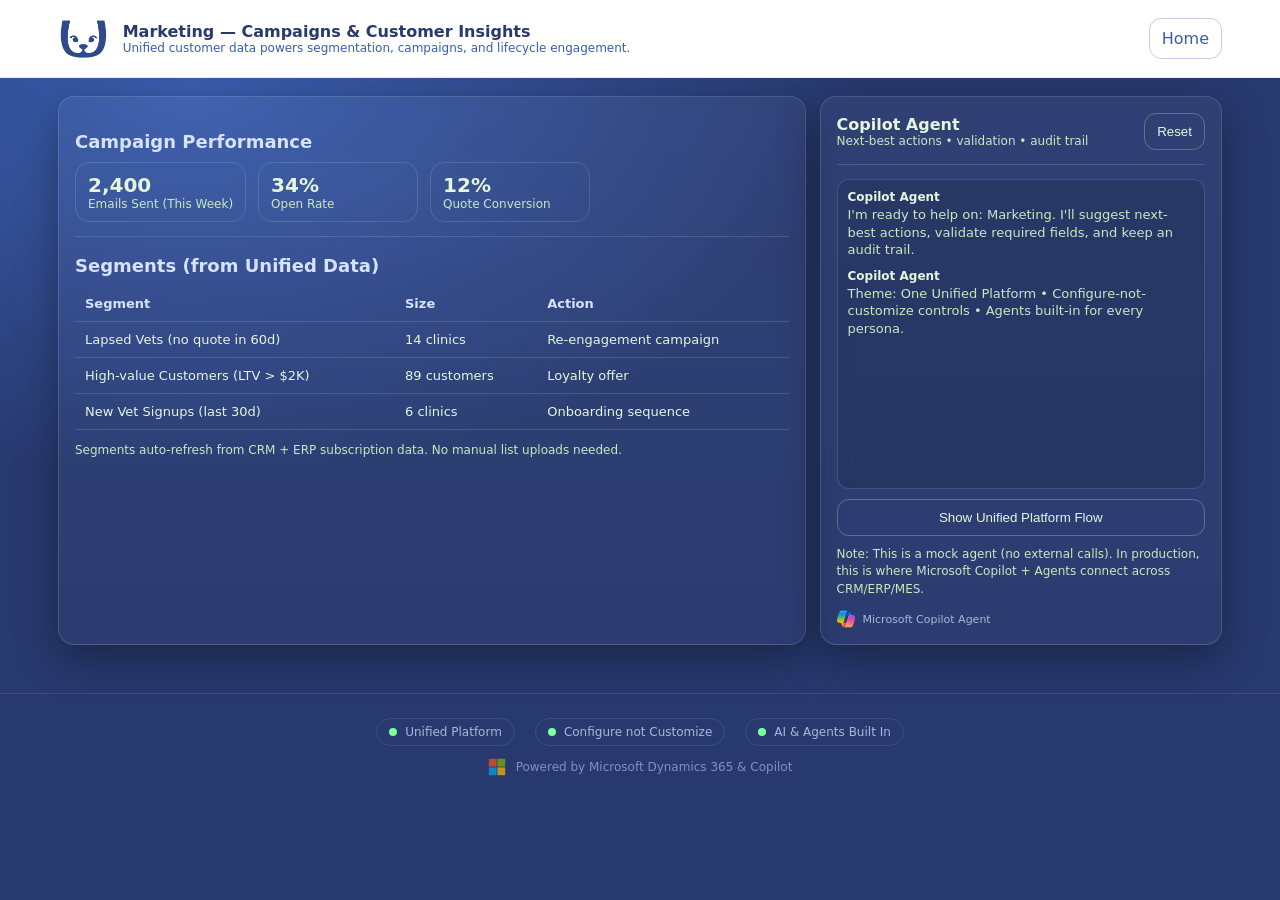
<file: app/marketing.html>
<!doctype html>
<html>
<head>
  <meta charset="utf-8"/>
  <meta name="viewport" content="width=device-width,initial-scale=1"/>
  <title>Marketing — Campaigns & Customer Insights</title>
  <link rel="stylesheet" href="assets/style.css"/>
</head>
<body>
<header>
  <div class="wrap">
    <div class="row" style="justify-content:space-between">
      <div class="brand">
        <img src="assets/logos/trup-dog-blue.png" alt="Trupanion" style="height:38px"/>
        <div>
          <div style="font-weight:800">Marketing — Campaigns & Customer Insights</div>
          <div class="small">Unified customer data powers segmentation, campaigns, and lifecycle engagement.</div>
        </div>
      </div>
      <div class="row">
        <a class="btn secondary" href="../index.html">Home</a>
      </div>
    </div>
  </div>
</header>

<div class="wrap split">
  <div class="card">
    <h2>Campaign Performance</h2>
    <div class="row">
      <div class="kpi"><div class="n">2,400</div><div class="l">Emails Sent (This Week)</div></div>
      <div class="kpi"><div class="n">34%</div><div class="l">Open Rate</div></div>
      <div class="kpi"><div class="n">12%</div><div class="l">Quote Conversion</div></div>
    </div>
    <hr/>
    <h2>Segments (from Unified Data)</h2>
    <table class="table">
      <tr><th>Segment</th><th>Size</th><th>Action</th></tr>
      <tr><td>Lapsed Vets (no quote in 60d)</td><td>14 clinics</td><td>Re-engagement campaign</td></tr>
      <tr><td>High-value Customers (LTV > $2K)</td><td>89 customers</td><td>Loyalty offer</td></tr>
      <tr><td>New Vet Signups (last 30d)</td><td>6 clinics</td><td>Onboarding sequence</td></tr>
    </table>
    <p class="small">Segments auto-refresh from CRM + ERP subscription data. No manual list uploads needed.</p>
  </div>

  <div class="card agent">
    <div class="head">
      <div>
        <div style="font-weight:800">Copilot Agent</div>
        <div class="small">Next-best actions • validation • audit trail</div>
      </div>
      <button class="btn secondary" onclick="document.getElementById('agentLog').innerHTML=''; Agent.seedAgent('Marketing');">Reset</button>
    </div>
    <hr/>
    <div id="agentLog" class="log"></div>
    <div class="actions">
      <button class="btn secondary" onclick="Agent.act('arch_unified')">Show Unified Platform Flow</button>
    </div>
    <p class="small" style="margin-top:10px">
      Note: This is a mock agent (no external calls). In production, this is where Microsoft Copilot + Agents connect across CRM/ERP/MES.
    </p>
      <div style="display:flex; align-items:center; gap:8px; margin-top:8px">
        <img src="assets/logos/microsoft-copilot.png" alt="Copilot" style="height:18px"/>
        <span style="font-size:11px; color:#a9b7da">Microsoft Copilot Agent</span>
      </div>
    
  </div>
</div>

<script src="assets/agent.js"></script>
<script>Agent.seedAgent('Marketing');</script>


<footer style="margin-top:30px; padding:24px 18px; border-top:1px solid rgba(255,255,255,.1)">
  <div style="display:flex; align-items:center; justify-content:center; gap:20px; flex-wrap:wrap; margin-bottom:12px">
    <span style="display:inline-flex; align-items:center; gap:8px; padding:6px 12px; border:1px solid rgba(255,255,255,.1); border-radius:999px; font-size:12px; color:#a9b7da"><span style="width:8px;height:8px;border-radius:999px;background:#7cff9c"></span>Unified Platform</span>
    <span style="display:inline-flex; align-items:center; gap:8px; padding:6px 12px; border:1px solid rgba(255,255,255,.1); border-radius:999px; font-size:12px; color:#a9b7da"><span style="width:8px;height:8px;border-radius:999px;background:#7cff9c"></span>Configure not Customize</span>
    <span style="display:inline-flex; align-items:center; gap:8px; padding:6px 12px; border:1px solid rgba(255,255,255,.1); border-radius:999px; font-size:12px; color:#a9b7da"><span style="width:8px;height:8px;border-radius:999px;background:#7cff9c"></span>AI &amp; Agents Built In</span>
  </div>
  <div style="display:flex; align-items:center; justify-content:center; gap:10px; opacity:.7">
    <svg xmlns="http://www.w3.org/2000/svg" width="18" height="18" viewBox="0 0 23 23"><path fill="#f25022" d="M1 1h10v10H1z"/><path fill="#00a4ef" d="M1 12h10v10H1z"/><path fill="#7fba00" d="M12 1h10v10H12z"/><path fill="#ffb900" d="M12 12h10v10H12z"/></svg>
    <span style="color:#a9b7da; font-size:12px">Powered by Microsoft Dynamics 365 &amp; Copilot</span>
  </div>
</footer>
</body>
</html>
</file>
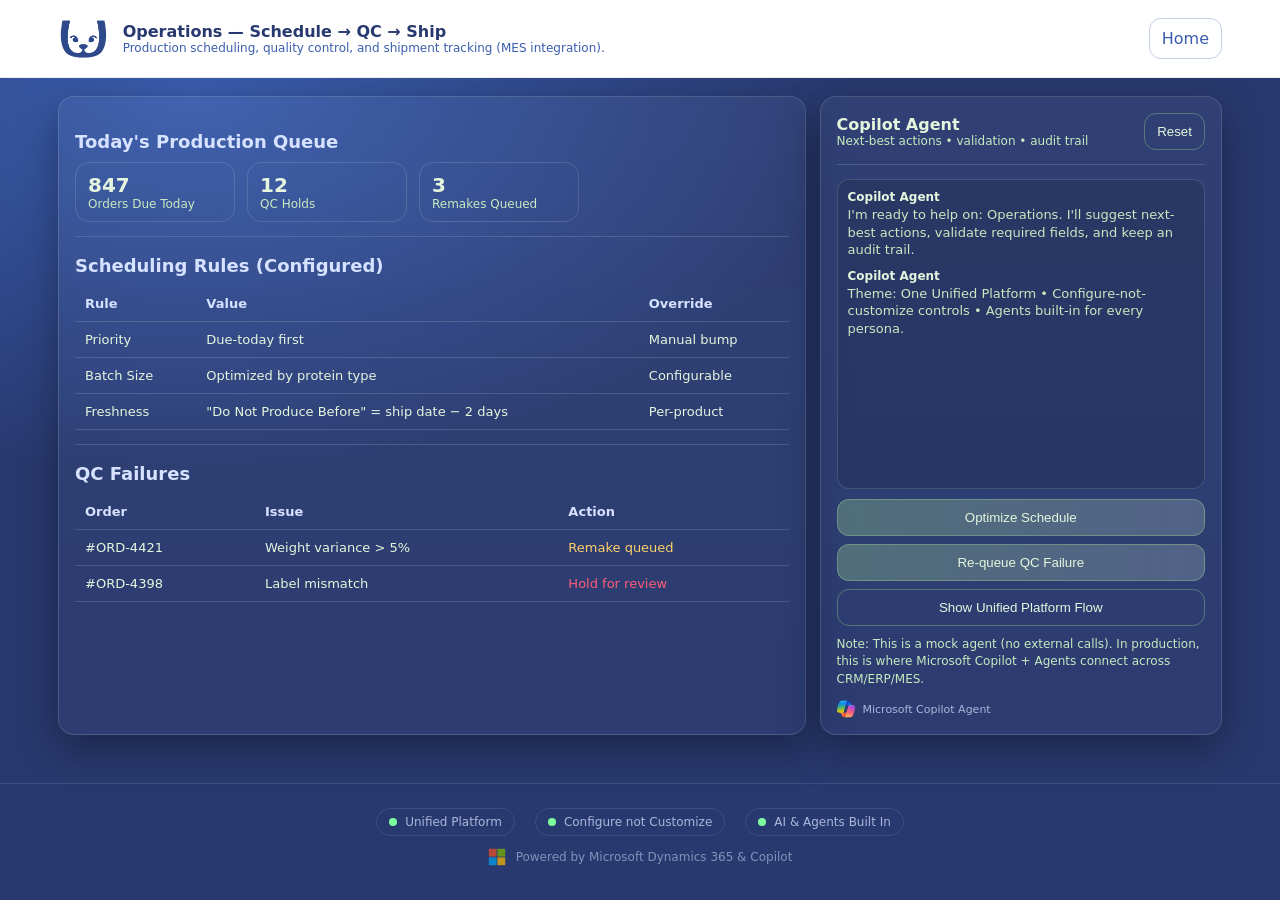
<file: app/operations.html>
<!doctype html>
<html>
<head>
  <meta charset="utf-8"/>
  <meta name="viewport" content="width=device-width,initial-scale=1"/>
  <title>Operations — Schedule → QC → Ship</title>
  <link rel="stylesheet" href="assets/style.css"/>
</head>
<body>
<header>
  <div class="wrap">
    <div class="row" style="justify-content:space-between">
      <div class="brand">
        <img src="assets/logos/trup-dog-blue.png" alt="Trupanion" style="height:38px"/>
        <div>
          <div style="font-weight:800">Operations — Schedule → QC → Ship</div>
          <div class="small">Production scheduling, quality control, and shipment tracking (MES integration).</div>
        </div>
      </div>
      <div class="row">
        <a class="btn secondary" href="../index.html">Home</a>
      </div>
    </div>
  </div>
</header>

<div class="wrap split">
  <div class="card">
    <h2>Today's Production Queue</h2>
    <div class="row">
      <div class="kpi"><div class="n">847</div><div class="l">Orders Due Today</div></div>
      <div class="kpi"><div class="n">12</div><div class="l">QC Holds</div></div>
      <div class="kpi"><div class="n">3</div><div class="l">Remakes Queued</div></div>
    </div>
    <hr/>
    <h2>Scheduling Rules (Configured)</h2>
    <table class="table">
      <tr><th>Rule</th><th>Value</th><th>Override</th></tr>
      <tr><td>Priority</td><td>Due-today first</td><td>Manual bump</td></tr>
      <tr><td>Batch Size</td><td>Optimized by protein type</td><td>Configurable</td></tr>
      <tr><td>Freshness</td><td>"Do Not Produce Before" = ship date − 2 days</td><td>Per-product</td></tr>
    </table>
    <hr/>
    <h2>QC Failures</h2>
    <table class="table">
      <tr><th>Order</th><th>Issue</th><th>Action</th></tr>
      <tr><td>#ORD-4421</td><td>Weight variance > 5%</td><td><span class="warn">Remake queued</span></td></tr>
      <tr><td>#ORD-4398</td><td>Label mismatch</td><td><span class="bad">Hold for review</span></td></tr>
    </table>
  </div>

  <div class="card agent">
    <div class="head">
      <div>
        <div style="font-weight:800">Copilot Agent</div>
        <div class="small">Next-best actions • validation • audit trail</div>
      </div>
      <button class="btn secondary" onclick="document.getElementById('agentLog').innerHTML=''; Agent.seedAgent('Operations');">Reset</button>
    </div>
    <hr/>
    <div id="agentLog" class="log"></div>
    <div class="actions">
      <button class="btn" onclick="Agent.act('ops_schedule')">Optimize Schedule</button>
      <button class="btn" onclick="Agent.act('ops_qc_requeue')">Re-queue QC Failure</button>
      <button class="btn secondary" onclick="Agent.act('arch_unified')">Show Unified Platform Flow</button>
    </div>
    <p class="small" style="margin-top:10px">
      Note: This is a mock agent (no external calls). In production, this is where Microsoft Copilot + Agents connect across CRM/ERP/MES.
    </p>
      <div style="display:flex; align-items:center; gap:8px; margin-top:8px">
        <img src="assets/logos/microsoft-copilot.png" alt="Copilot" style="height:18px"/>
        <span style="font-size:11px; color:#a9b7da">Microsoft Copilot Agent</span>
      </div>
    
  </div>
</div>

<script src="assets/agent.js"></script>
<script>Agent.seedAgent('Operations');</script>


<footer style="margin-top:30px; padding:24px 18px; border-top:1px solid rgba(255,255,255,.1)">
  <div style="display:flex; align-items:center; justify-content:center; gap:20px; flex-wrap:wrap; margin-bottom:12px">
    <span style="display:inline-flex; align-items:center; gap:8px; padding:6px 12px; border:1px solid rgba(255,255,255,.1); border-radius:999px; font-size:12px; color:#a9b7da"><span style="width:8px;height:8px;border-radius:999px;background:#7cff9c"></span>Unified Platform</span>
    <span style="display:inline-flex; align-items:center; gap:8px; padding:6px 12px; border:1px solid rgba(255,255,255,.1); border-radius:999px; font-size:12px; color:#a9b7da"><span style="width:8px;height:8px;border-radius:999px;background:#7cff9c"></span>Configure not Customize</span>
    <span style="display:inline-flex; align-items:center; gap:8px; padding:6px 12px; border:1px solid rgba(255,255,255,.1); border-radius:999px; font-size:12px; color:#a9b7da"><span style="width:8px;height:8px;border-radius:999px;background:#7cff9c"></span>AI &amp; Agents Built In</span>
  </div>
  <div style="display:flex; align-items:center; justify-content:center; gap:10px; opacity:.7">
    <svg xmlns="http://www.w3.org/2000/svg" width="18" height="18" viewBox="0 0 23 23"><path fill="#f25022" d="M1 1h10v10H1z"/><path fill="#00a4ef" d="M1 12h10v10H1z"/><path fill="#7fba00" d="M12 1h10v10H12z"/><path fill="#ffb900" d="M12 12h10v10H12z"/></svg>
    <span style="color:#a9b7da; font-size:12px">Powered by Microsoft Dynamics 365 &amp; Copilot</span>
  </div>
</footer>
</body>
</html>
</file>
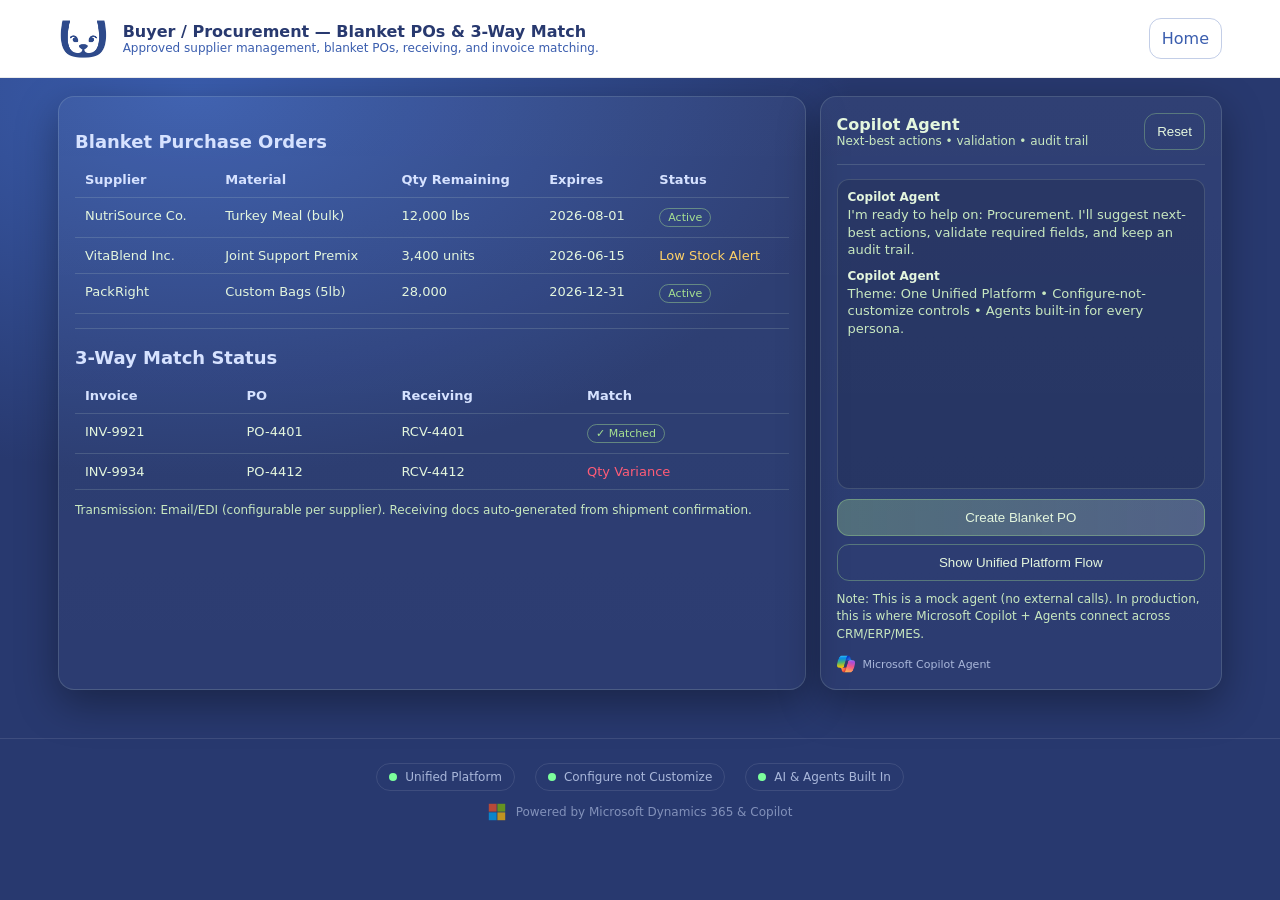
<file: app/procurement.html>
<!doctype html>
<html>
<head>
  <meta charset="utf-8"/>
  <meta name="viewport" content="width=device-width,initial-scale=1"/>
  <title>Buyer / Procurement — Blanket POs & 3-Way Match</title>
  <link rel="stylesheet" href="assets/style.css"/>
</head>
<body>
<header>
  <div class="wrap">
    <div class="row" style="justify-content:space-between">
      <div class="brand">
        <img src="assets/logos/trup-dog-blue.png" alt="Trupanion" style="height:38px"/>
        <div>
          <div style="font-weight:800">Buyer / Procurement — Blanket POs & 3-Way Match</div>
          <div class="small">Approved supplier management, blanket POs, receiving, and invoice matching.</div>
        </div>
      </div>
      <div class="row">
        <a class="btn secondary" href="../index.html">Home</a>
      </div>
    </div>
  </div>
</header>

<div class="wrap split">
  <div class="card">
    <h2>Blanket Purchase Orders</h2>
    <table class="table">
      <tr><th>Supplier</th><th>Material</th><th>Qty Remaining</th><th>Expires</th><th>Status</th></tr>
      <tr><td>NutriSource Co.</td><td>Turkey Meal (bulk)</td><td>12,000 lbs</td><td>2026-08-01</td><td><span class="tag">Active</span></td></tr>
      <tr><td>VitaBlend Inc.</td><td>Joint Support Premix</td><td>3,400 units</td><td>2026-06-15</td><td><span class="warn">Low Stock Alert</span></td></tr>
      <tr><td>PackRight</td><td>Custom Bags (5lb)</td><td>28,000</td><td>2026-12-31</td><td><span class="tag">Active</span></td></tr>
    </table>
    <hr/>
    <h2>3-Way Match Status</h2>
    <table class="table">
      <tr><th>Invoice</th><th>PO</th><th>Receiving</th><th>Match</th></tr>
      <tr><td>INV-9921</td><td>PO-4401</td><td>RCV-4401</td><td><span class="tag">✓ Matched</span></td></tr>
      <tr><td>INV-9934</td><td>PO-4412</td><td>RCV-4412</td><td><span class="bad">Qty Variance</span></td></tr>
    </table>
    <p class="small">Transmission: Email/EDI (configurable per supplier). Receiving docs auto-generated from shipment confirmation.</p>
  </div>

  <div class="card agent">
    <div class="head">
      <div>
        <div style="font-weight:800">Copilot Agent</div>
        <div class="small">Next-best actions • validation • audit trail</div>
      </div>
      <button class="btn secondary" onclick="document.getElementById('agentLog').innerHTML=''; Agent.seedAgent('Procurement');">Reset</button>
    </div>
    <hr/>
    <div id="agentLog" class="log"></div>
    <div class="actions">
      <button class="btn" onclick="Agent.act('proc_blanketpo')">Create Blanket PO</button>
      <button class="btn secondary" onclick="Agent.act('arch_unified')">Show Unified Platform Flow</button>
    </div>
    <p class="small" style="margin-top:10px">
      Note: This is a mock agent (no external calls). In production, this is where Microsoft Copilot + Agents connect across CRM/ERP/MES.
    </p>
      <div style="display:flex; align-items:center; gap:8px; margin-top:8px">
        <img src="assets/logos/microsoft-copilot.png" alt="Copilot" style="height:18px"/>
        <span style="font-size:11px; color:#a9b7da">Microsoft Copilot Agent</span>
      </div>
    
  </div>
</div>

<script src="assets/agent.js"></script>
<script>Agent.seedAgent('Procurement');</script>


<footer style="margin-top:30px; padding:24px 18px; border-top:1px solid rgba(255,255,255,.1)">
  <div style="display:flex; align-items:center; justify-content:center; gap:20px; flex-wrap:wrap; margin-bottom:12px">
    <span style="display:inline-flex; align-items:center; gap:8px; padding:6px 12px; border:1px solid rgba(255,255,255,.1); border-radius:999px; font-size:12px; color:#a9b7da"><span style="width:8px;height:8px;border-radius:999px;background:#7cff9c"></span>Unified Platform</span>
    <span style="display:inline-flex; align-items:center; gap:8px; padding:6px 12px; border:1px solid rgba(255,255,255,.1); border-radius:999px; font-size:12px; color:#a9b7da"><span style="width:8px;height:8px;border-radius:999px;background:#7cff9c"></span>Configure not Customize</span>
    <span style="display:inline-flex; align-items:center; gap:8px; padding:6px 12px; border:1px solid rgba(255,255,255,.1); border-radius:999px; font-size:12px; color:#a9b7da"><span style="width:8px;height:8px;border-radius:999px;background:#7cff9c"></span>AI &amp; Agents Built In</span>
  </div>
  <div style="display:flex; align-items:center; justify-content:center; gap:10px; opacity:.7">
    <svg xmlns="http://www.w3.org/2000/svg" width="18" height="18" viewBox="0 0 23 23"><path fill="#f25022" d="M1 1h10v10H1z"/><path fill="#00a4ef" d="M1 12h10v10H1z"/><path fill="#7fba00" d="M12 1h10v10H12z"/><path fill="#ffb900" d="M12 12h10v10H12z"/></svg>
    <span style="color:#a9b7da; font-size:12px">Powered by Microsoft Dynamics 365 &amp; Copilot</span>
  </div>
</footer>
</body>
</html>
</file>
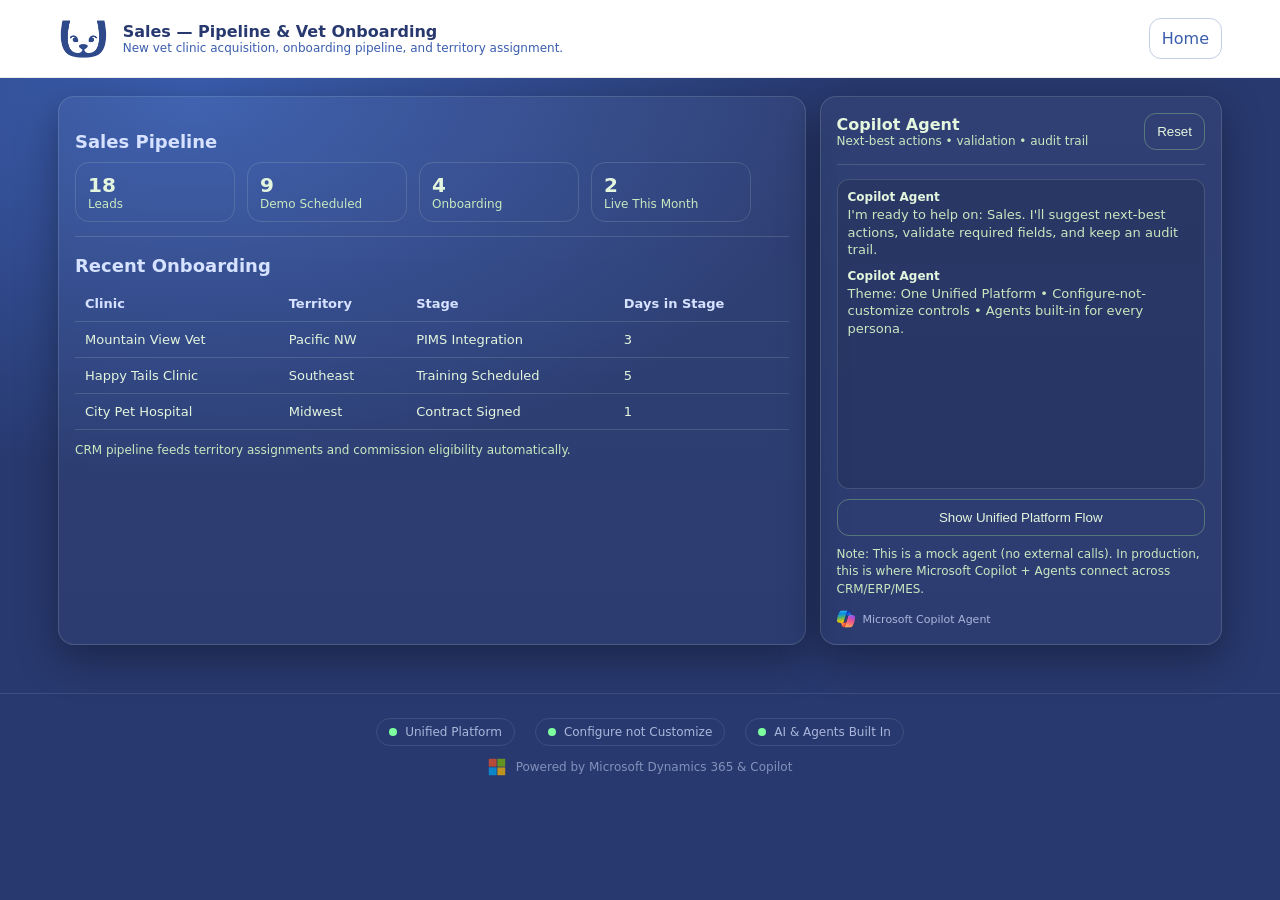
<file: app/sales.html>
<!doctype html>
<html>
<head>
  <meta charset="utf-8"/>
  <meta name="viewport" content="width=device-width,initial-scale=1"/>
  <title>Sales — Pipeline & Vet Onboarding</title>
  <link rel="stylesheet" href="assets/style.css"/>
</head>
<body>
<header>
  <div class="wrap">
    <div class="row" style="justify-content:space-between">
      <div class="brand">
        <img src="assets/logos/trup-dog-blue.png" alt="Trupanion" style="height:38px"/>
        <div>
          <div style="font-weight:800">Sales — Pipeline & Vet Onboarding</div>
          <div class="small">New vet clinic acquisition, onboarding pipeline, and territory assignment.</div>
        </div>
      </div>
      <div class="row">
        <a class="btn secondary" href="../index.html">Home</a>
      </div>
    </div>
  </div>
</header>

<div class="wrap split">
  <div class="card">
    <h2>Sales Pipeline</h2>
    <div class="row">
      <div class="kpi"><div class="n">18</div><div class="l">Leads</div></div>
      <div class="kpi"><div class="n">9</div><div class="l">Demo Scheduled</div></div>
      <div class="kpi"><div class="n">4</div><div class="l">Onboarding</div></div>
      <div class="kpi"><div class="n">2</div><div class="l">Live This Month</div></div>
    </div>
    <hr/>
    <h2>Recent Onboarding</h2>
    <table class="table">
      <tr><th>Clinic</th><th>Territory</th><th>Stage</th><th>Days in Stage</th></tr>
      <tr><td>Mountain View Vet</td><td>Pacific NW</td><td>PIMS Integration</td><td>3</td></tr>
      <tr><td>Happy Tails Clinic</td><td>Southeast</td><td>Training Scheduled</td><td>5</td></tr>
      <tr><td>City Pet Hospital</td><td>Midwest</td><td>Contract Signed</td><td>1</td></tr>
    </table>
    <p class="small">CRM pipeline feeds territory assignments and commission eligibility automatically.</p>
  </div>

  <div class="card agent">
    <div class="head">
      <div>
        <div style="font-weight:800">Copilot Agent</div>
        <div class="small">Next-best actions • validation • audit trail</div>
      </div>
      <button class="btn secondary" onclick="document.getElementById('agentLog').innerHTML=''; Agent.seedAgent('Sales');">Reset</button>
    </div>
    <hr/>
    <div id="agentLog" class="log"></div>
    <div class="actions">
      <button class="btn secondary" onclick="Agent.act('arch_unified')">Show Unified Platform Flow</button>
    </div>
    <p class="small" style="margin-top:10px">
      Note: This is a mock agent (no external calls). In production, this is where Microsoft Copilot + Agents connect across CRM/ERP/MES.
    </p>
      <div style="display:flex; align-items:center; gap:8px; margin-top:8px">
        <img src="assets/logos/microsoft-copilot.png" alt="Copilot" style="height:18px"/>
        <span style="font-size:11px; color:#a9b7da">Microsoft Copilot Agent</span>
      </div>
    
  </div>
</div>

<script src="assets/agent.js"></script>
<script>Agent.seedAgent('Sales');</script>


<footer style="margin-top:30px; padding:24px 18px; border-top:1px solid rgba(255,255,255,.1)">
  <div style="display:flex; align-items:center; justify-content:center; gap:20px; flex-wrap:wrap; margin-bottom:12px">
    <span style="display:inline-flex; align-items:center; gap:8px; padding:6px 12px; border:1px solid rgba(255,255,255,.1); border-radius:999px; font-size:12px; color:#a9b7da"><span style="width:8px;height:8px;border-radius:999px;background:#7cff9c"></span>Unified Platform</span>
    <span style="display:inline-flex; align-items:center; gap:8px; padding:6px 12px; border:1px solid rgba(255,255,255,.1); border-radius:999px; font-size:12px; color:#a9b7da"><span style="width:8px;height:8px;border-radius:999px;background:#7cff9c"></span>Configure not Customize</span>
    <span style="display:inline-flex; align-items:center; gap:8px; padding:6px 12px; border:1px solid rgba(255,255,255,.1); border-radius:999px; font-size:12px; color:#a9b7da"><span style="width:8px;height:8px;border-radius:999px;background:#7cff9c"></span>AI &amp; Agents Built In</span>
  </div>
  <div style="display:flex; align-items:center; justify-content:center; gap:10px; opacity:.7">
    <svg xmlns="http://www.w3.org/2000/svg" width="18" height="18" viewBox="0 0 23 23"><path fill="#f25022" d="M1 1h10v10H1z"/><path fill="#00a4ef" d="M1 12h10v10H1z"/><path fill="#7fba00" d="M12 1h10v10H12z"/><path fill="#ffb900" d="M12 12h10v10H12z"/></svg>
    <span style="color:#a9b7da; font-size:12px">Powered by Microsoft Dynamics 365 &amp; Copilot</span>
  </div>
</footer>
</body>
</html>
</file>
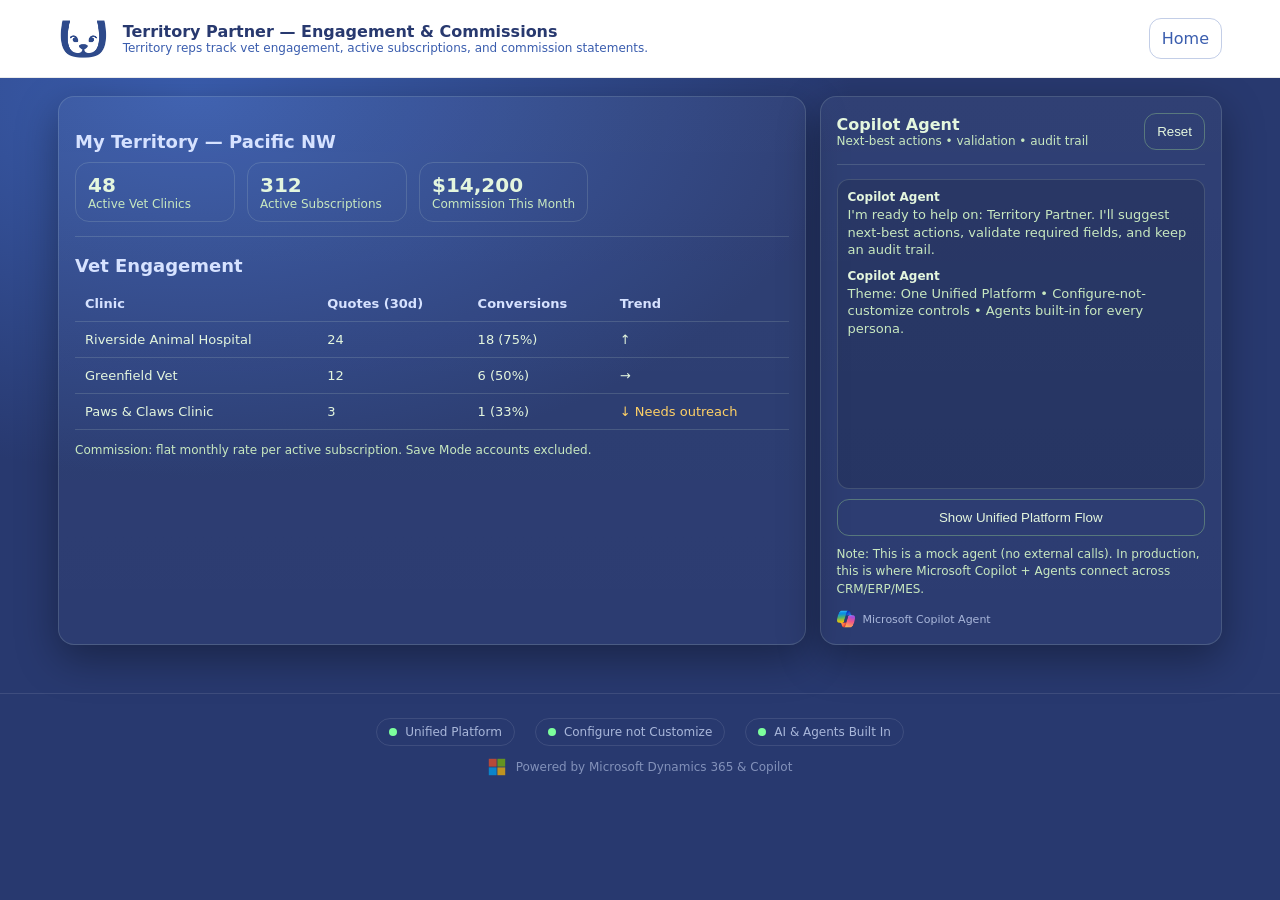
<file: app/territory.html>
<!doctype html>
<html>
<head>
  <meta charset="utf-8"/>
  <meta name="viewport" content="width=device-width,initial-scale=1"/>
  <title>Territory Partner — Engagement & Commissions</title>
  <link rel="stylesheet" href="assets/style.css"/>
</head>
<body>
<header>
  <div class="wrap">
    <div class="row" style="justify-content:space-between">
      <div class="brand">
        <img src="assets/logos/trup-dog-blue.png" alt="Trupanion" style="height:38px"/>
        <div>
          <div style="font-weight:800">Territory Partner — Engagement & Commissions</div>
          <div class="small">Territory reps track vet engagement, active subscriptions, and commission statements.</div>
        </div>
      </div>
      <div class="row">
        <a class="btn secondary" href="../index.html">Home</a>
      </div>
    </div>
  </div>
</header>

<div class="wrap split">
  <div class="card">
    <h2>My Territory — Pacific NW</h2>
    <div class="row">
      <div class="kpi"><div class="n">48</div><div class="l">Active Vet Clinics</div></div>
      <div class="kpi"><div class="n">312</div><div class="l">Active Subscriptions</div></div>
      <div class="kpi"><div class="n">$14,200</div><div class="l">Commission This Month</div></div>
    </div>
    <hr/>
    <h2>Vet Engagement</h2>
    <table class="table">
      <tr><th>Clinic</th><th>Quotes (30d)</th><th>Conversions</th><th>Trend</th></tr>
      <tr><td>Riverside Animal Hospital</td><td>24</td><td>18 (75%)</td><td>↑</td></tr>
      <tr><td>Greenfield Vet</td><td>12</td><td>6 (50%)</td><td>→</td></tr>
      <tr><td>Paws & Claws Clinic</td><td>3</td><td>1 (33%)</td><td><span class="warn">↓ Needs outreach</span></td></tr>
    </table>
    <p class="small">Commission: flat monthly rate per active subscription. Save Mode accounts excluded.</p>
  </div>

  <div class="card agent">
    <div class="head">
      <div>
        <div style="font-weight:800">Copilot Agent</div>
        <div class="small">Next-best actions • validation • audit trail</div>
      </div>
      <button class="btn secondary" onclick="document.getElementById('agentLog').innerHTML=''; Agent.seedAgent('Territory Partner');">Reset</button>
    </div>
    <hr/>
    <div id="agentLog" class="log"></div>
    <div class="actions">
      <button class="btn secondary" onclick="Agent.act('arch_unified')">Show Unified Platform Flow</button>
    </div>
    <p class="small" style="margin-top:10px">
      Note: This is a mock agent (no external calls). In production, this is where Microsoft Copilot + Agents connect across CRM/ERP/MES.
    </p>
      <div style="display:flex; align-items:center; gap:8px; margin-top:8px">
        <img src="assets/logos/microsoft-copilot.png" alt="Copilot" style="height:18px"/>
        <span style="font-size:11px; color:#a9b7da">Microsoft Copilot Agent</span>
      </div>
    
  </div>
</div>

<script src="assets/agent.js"></script>
<script>Agent.seedAgent('Territory Partner');</script>


<footer style="margin-top:30px; padding:24px 18px; border-top:1px solid rgba(255,255,255,.1)">
  <div style="display:flex; align-items:center; justify-content:center; gap:20px; flex-wrap:wrap; margin-bottom:12px">
    <span style="display:inline-flex; align-items:center; gap:8px; padding:6px 12px; border:1px solid rgba(255,255,255,.1); border-radius:999px; font-size:12px; color:#a9b7da"><span style="width:8px;height:8px;border-radius:999px;background:#7cff9c"></span>Unified Platform</span>
    <span style="display:inline-flex; align-items:center; gap:8px; padding:6px 12px; border:1px solid rgba(255,255,255,.1); border-radius:999px; font-size:12px; color:#a9b7da"><span style="width:8px;height:8px;border-radius:999px;background:#7cff9c"></span>Configure not Customize</span>
    <span style="display:inline-flex; align-items:center; gap:8px; padding:6px 12px; border:1px solid rgba(255,255,255,.1); border-radius:999px; font-size:12px; color:#a9b7da"><span style="width:8px;height:8px;border-radius:999px;background:#7cff9c"></span>AI &amp; Agents Built In</span>
  </div>
  <div style="display:flex; align-items:center; justify-content:center; gap:10px; opacity:.7">
    <svg xmlns="http://www.w3.org/2000/svg" width="18" height="18" viewBox="0 0 23 23"><path fill="#f25022" d="M1 1h10v10H1z"/><path fill="#00a4ef" d="M1 12h10v10H1z"/><path fill="#7fba00" d="M12 1h10v10H12z"/><path fill="#ffb900" d="M12 12h10v10H12z"/></svg>
    <span style="color:#a9b7da; font-size:12px">Powered by Microsoft Dynamics 365 &amp; Copilot</span>
  </div>
</footer>
</body>
</html>
</file>
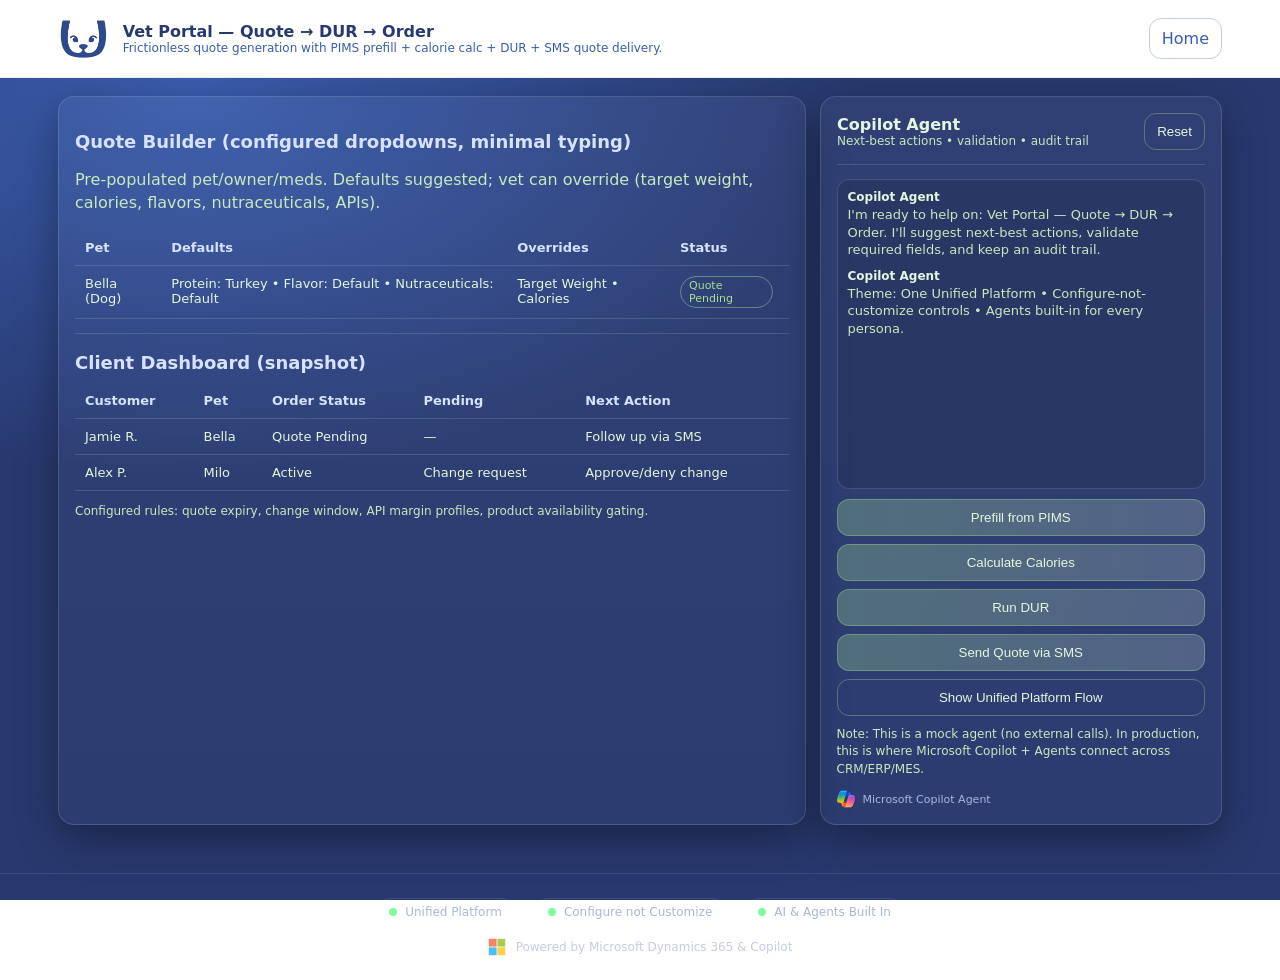
<file: app/vet.html>
<!doctype html>
<html>
<head>
  <meta charset="utf-8"/>
  <meta name="viewport" content="width=device-width,initial-scale=1"/>
  <title>Vet Portal — Quote → DUR → Order</title>
  <link rel="stylesheet" href="assets/style.css"/>
</head>
<body>
<header>
  <div class="wrap">
    <div class="row" style="justify-content:space-between">
      <div class="brand">
        <img src="assets/logos/trup-dog-blue.png" alt="Trupanion" style="height:38px"/>
        <div>
          <div style="font-weight:800">Vet Portal — Quote → DUR → Order</div>
          <div class="small">Frictionless quote generation with PIMS prefill + calorie calc + DUR + SMS quote delivery.</div>
        </div>
      </div>
      <div class="row">
        <a class="btn secondary" href="../index.html">Home</a>
      </div>
    </div>
  </div>
</header>

<div class="wrap split">
  <div class="card">
    <h2>Quote Builder (configured dropdowns, minimal typing)</h2>
    <p>Pre-populated pet/owner/meds. Defaults suggested; vet can override (target weight, calories, flavors, nutraceuticals, APIs).</p>
    <table class="table">
      <tr><th>Pet</th><th>Defaults</th><th>Overrides</th><th>Status</th></tr>
      <tr><td>Bella (Dog)</td><td>Protein: Turkey • Flavor: Default • Nutraceuticals: Default</td><td>Target Weight • Calories</td><td><span class="tag">Quote Pending</span></td></tr>
    </table>
    <hr/>
    <h2>Client Dashboard (snapshot)</h2>
    <table class="table">
      <tr><th>Customer</th><th>Pet</th><th>Order Status</th><th>Pending</th><th>Next Action</th></tr>
      <tr><td>Jamie R.</td><td>Bella</td><td>Quote Pending</td><td>—</td><td>Follow up via SMS</td></tr>
      <tr><td>Alex P.</td><td>Milo</td><td>Active</td><td>Change request</td><td>Approve/deny change</td></tr>
    </table>
    <p class="small">Configured rules: quote expiry, change window, API margin profiles, product availability gating.</p>
  </div>

  <div class="card agent">
    <div class="head">
      <div>
        <div style="font-weight:800">Copilot Agent</div>
        <div class="small">Next-best actions • validation • audit trail</div>
      </div>
      <button class="btn secondary" onclick="document.getElementById('agentLog').innerHTML=''; Agent.seedAgent('Vet Portal — Quote → DUR → Order');">Reset</button>
    </div>
    <hr/>
    <div id="agentLog" class="log"></div>
    <div class="actions">
      <button class="btn" onclick="Agent.act('vet_prefill')">Prefill from PIMS</button>
      <button class="btn" onclick="Agent.act('vet_calories')">Calculate Calories</button>
      <button class="btn" onclick="Agent.act('vet_dur')">Run DUR</button>
      <button class="btn" onclick="Agent.act('vet_send_sms')">Send Quote via SMS</button>
      <button class="btn secondary" onclick="Agent.act('arch_unified')">Show Unified Platform Flow</button>
    </div>
    <p class="small" style="margin-top:10px">
      Note: This is a mock agent (no external calls). In production, this is where Microsoft Copilot + Agents connect across CRM/ERP/MES.
    </p>
      <div style="display:flex; align-items:center; gap:8px; margin-top:8px">
        <img src="assets/logos/microsoft-copilot.png" alt="Copilot" style="height:18px"/>
        <span style="font-size:11px; color:#a9b7da">Microsoft Copilot Agent</span>
      </div>
    
  </div>
</div>

<script src="assets/agent.js"></script>
<script>Agent.seedAgent('Vet Portal — Quote → DUR → Order');</script>


<footer style="margin-top:30px; padding:24px 18px; border-top:1px solid rgba(255,255,255,.1)">
  <div style="display:flex; align-items:center; justify-content:center; gap:20px; flex-wrap:wrap; margin-bottom:12px">
    <span style="display:inline-flex; align-items:center; gap:8px; padding:6px 12px; border:1px solid rgba(255,255,255,.1); border-radius:999px; font-size:12px; color:#a9b7da"><span style="width:8px;height:8px;border-radius:999px;background:#7cff9c"></span>Unified Platform</span>
    <span style="display:inline-flex; align-items:center; gap:8px; padding:6px 12px; border:1px solid rgba(255,255,255,.1); border-radius:999px; font-size:12px; color:#a9b7da"><span style="width:8px;height:8px;border-radius:999px;background:#7cff9c"></span>Configure not Customize</span>
    <span style="display:inline-flex; align-items:center; gap:8px; padding:6px 12px; border:1px solid rgba(255,255,255,.1); border-radius:999px; font-size:12px; color:#a9b7da"><span style="width:8px;height:8px;border-radius:999px;background:#7cff9c"></span>AI &amp; Agents Built In</span>
  </div>
  <div style="display:flex; align-items:center; justify-content:center; gap:10px; opacity:.7">
    <svg xmlns="http://www.w3.org/2000/svg" width="18" height="18" viewBox="0 0 23 23"><path fill="#f25022" d="M1 1h10v10H1z"/><path fill="#00a4ef" d="M1 12h10v10H1z"/><path fill="#7fba00" d="M12 1h10v10H12z"/><path fill="#ffb900" d="M12 12h10v10H12z"/></svg>
    <span style="color:#a9b7da; font-size:12px">Powered by Microsoft Dynamics 365 &amp; Copilot</span>
  </div>
</footer>
</body>
</html>
</file>
<file: app/assets/style.css>
/*
  Landspath Agentic ERP Mockups - simple, client-friendly styling.
  Theme: One Unified Platform | Configure not Customize | AI & Agents Built In
*/
:root{
  --bg:#28396F; --card:#1e2f5a; --ink:#E4F6DE; --muted:#c8e8c0;
  --accent:#A6E191; --accent2:#E4F6DE; --warn:#ffd166; --bad:#ff5c77;
  --brand:#3A5DAE; --brand-dark:#28396F;
  --line:rgba(228,246,222,.15);
  --shadow: 0 14px 40px rgba(0,0,0,.35);
  --radius:16px;
  --mono: ui-monospace, SFMono-Regular, Menlo, Consolas, 'Liberation Mono', monospace;
  --sans: ui-sans-serif, system-ui, -apple-system, Segoe UI, Roboto, Arial, 'Apple Color Emoji','Segoe UI Emoji';
}
*{box-sizing:border-box}
body{margin:0; font-family:var(--sans); color:var(--ink); background:radial-gradient(1200px 700px at 15% 10%, var(--brand) 0, var(--bg) 55%) fixed;}
a{color:var(--accent); text-decoration:none}
a:hover{text-decoration:underline}
header{
  position:sticky; top:0; z-index:10;
  background:#ffffff;
  border-bottom:1px solid rgba(0,0,0,.08);
  color:#28396F;
}
header .brand div[style*="font-weight"]{color:#28396F}
header .small{color:#3A5DAE}
header .pill{color:#28396F; border-color:rgba(40,57,111,.2)}
header .pill .dot{background:#3A5DAE}
header .btn.secondary{color:#3A5DAE; border-color:rgba(58,93,174,.3)}
.wrap{max-width:1200px; margin:0 auto; padding:18px 18px}
.brand{display:flex; gap:14px; align-items:center}
.badge{padding:6px 10px; border:1px solid rgba(58,93,174,.2); border-radius:999px; color:#3A5DAE; font-size:12px}
h1{margin:10px 0 6px; font-size:28px}
h2{margin:18px 0 10px; font-size:18px; color:#d6e2ff}
p{color:var(--muted); line-height:1.45}
.grid{display:grid; gap:14px}
@media(min-width:900px){ .grid.cols-3{grid-template-columns:1fr 1fr 1fr} .grid.cols-2{grid-template-columns:1fr 1fr} }
.card{
  background:linear-gradient(180deg, rgba(255,255,255,.04), rgba(255,255,255,.02));
  border:1px solid var(--line);
  border-radius:var(--radius);
  box-shadow:var(--shadow);
  padding:16px;
}
.row{display:flex; gap:12px; flex-wrap:wrap; align-items:center}
.kpi{padding:10px 12px; border:1px solid var(--line); border-radius:14px; min-width:160px}
.kpi .n{font-size:20px; font-weight:700}
.kpi .l{font-size:12px; color:var(--muted)}
.pill{display:inline-flex; align-items:center; gap:8px; padding:6px 10px; border:1px solid var(--line); border-radius:999px; font-size:12px; color:var(--muted)}
.pill .dot{width:8px; height:8px; border-radius:999px; background:var(--accent)}
.nav{display:flex; gap:10px; flex-wrap:wrap; margin-top:10px}
.nav a{padding:8px 10px; border:1px solid rgba(58,93,174,.15); border-radius:10px; color:#3A5DAE}
.nav a:hover{border-color:rgba(58,93,174,.4); text-decoration:none}
.split{display:grid; gap:14px}
@media(min-width:900px){ .split{grid-template-columns:1.3fr .7fr} }
.table{width:100%; border-collapse:collapse; font-size:13px}
.table th,.table td{border-bottom:1px solid var(--line); padding:10px; text-align:left; vertical-align:top}
.table th{color:#d6e2ff; font-weight:600}
.mono{font-family:var(--mono); font-size:12px; color:#cfe0ff}
hr{border:none; border-top:1px solid var(--line); margin:14px 0}
.btn{
  background:linear-gradient(90deg, rgba(166,225,145,.30), rgba(228,246,222,.20));
  color:var(--ink);
  border:1px solid rgba(166,225,145,.35);
  border-radius:12px;
  padding:10px 12px;
  cursor:pointer;
}
.btn:hover{filter:brightness(1.06)}
.btn.secondary{background:transparent}
.small{font-size:12px; color:var(--muted)}
.agent{
  position:sticky; top:92px;
}
.agent .head{display:flex; justify-content:space-between; align-items:center}
.agent .log{
  height:310px; overflow:auto;
  padding:10px; border:1px solid var(--line); border-radius:12px;
  background:rgba(0,0,0,.12);
}
.agent .msg{margin:0 0 10px}
.agent .msg .who{font-weight:700; font-size:12px}
.agent .msg .txt{color:var(--muted); font-size:13px; margin-top:2px; line-height:1.35}
.agent .actions{display:grid; gap:8px; margin-top:10px}
.tag{display:inline-block; font-size:11px; color:#A6E191; border:1px solid rgba(166,225,145,.45); padding:2px 8px; border-radius:999px; margin-right:6px}
.warn{color:var(--warn)}
.bad{color:var(--bad)}
</file>
